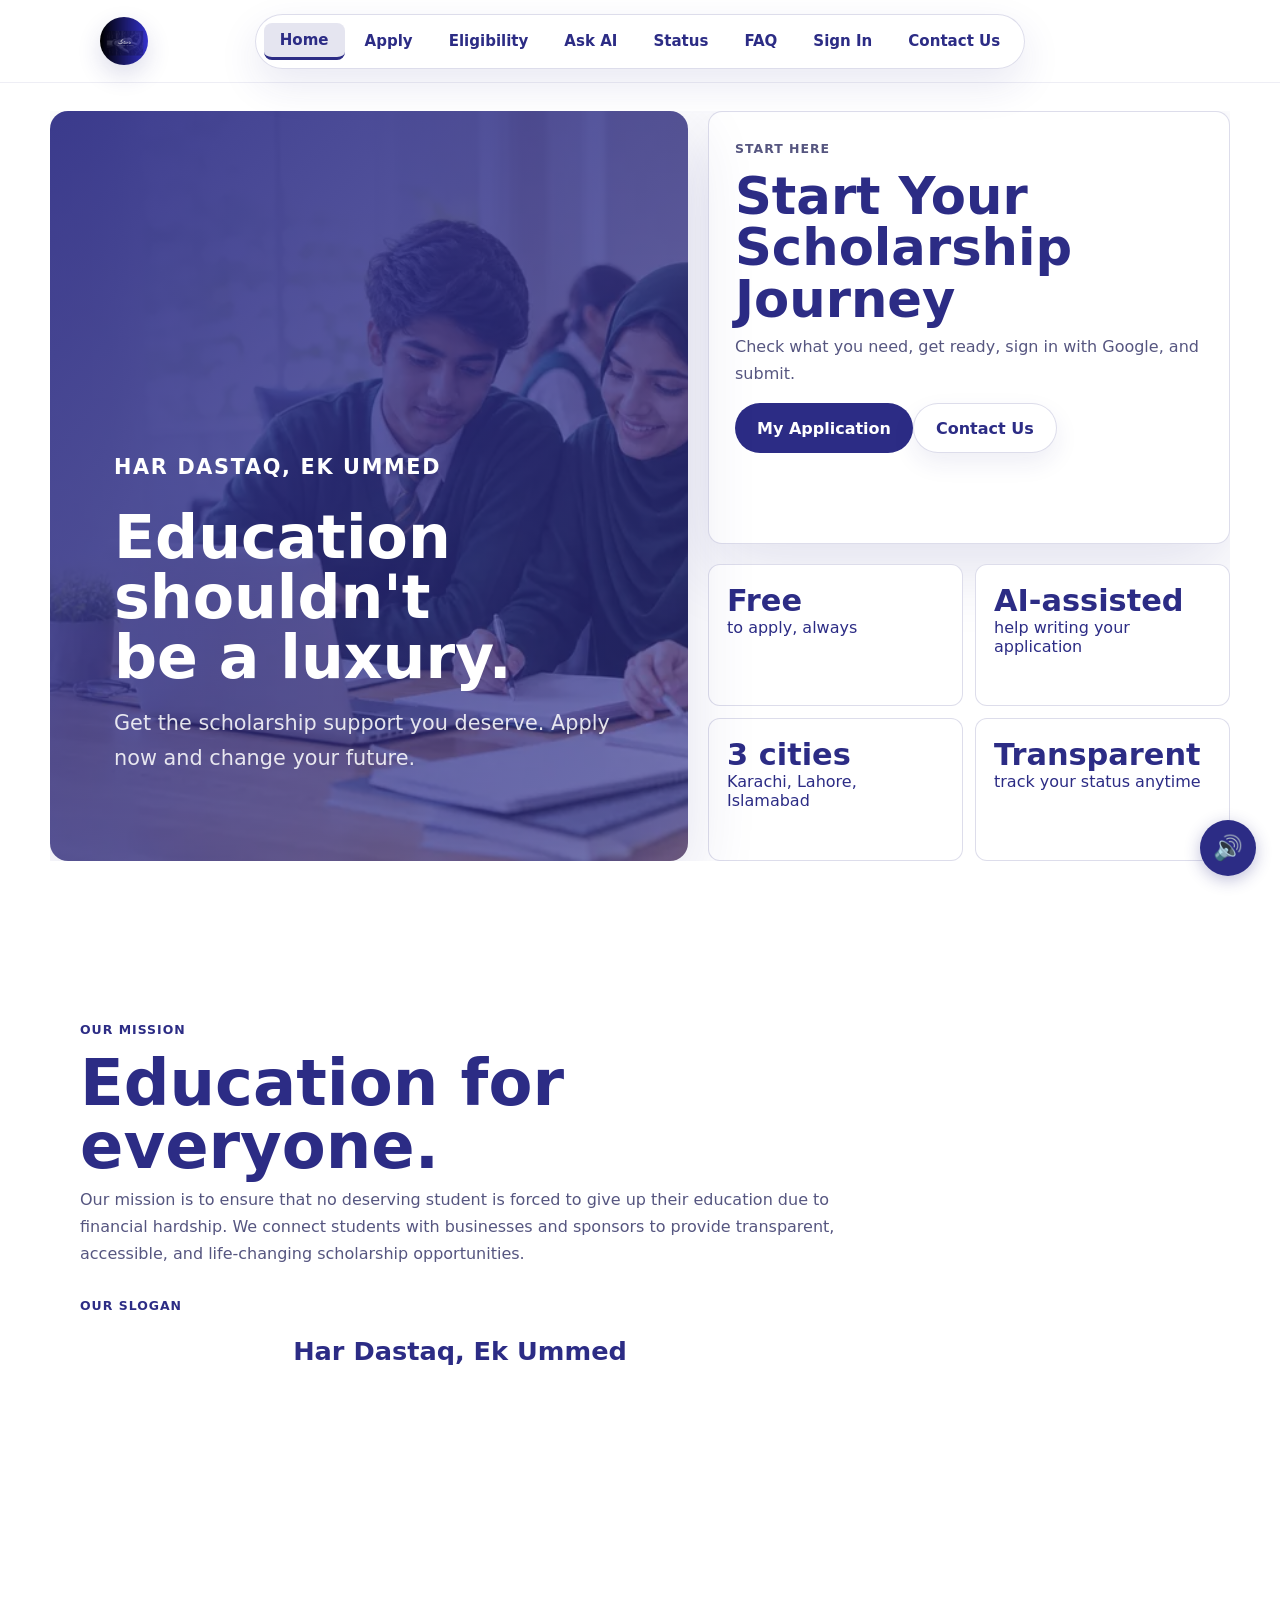
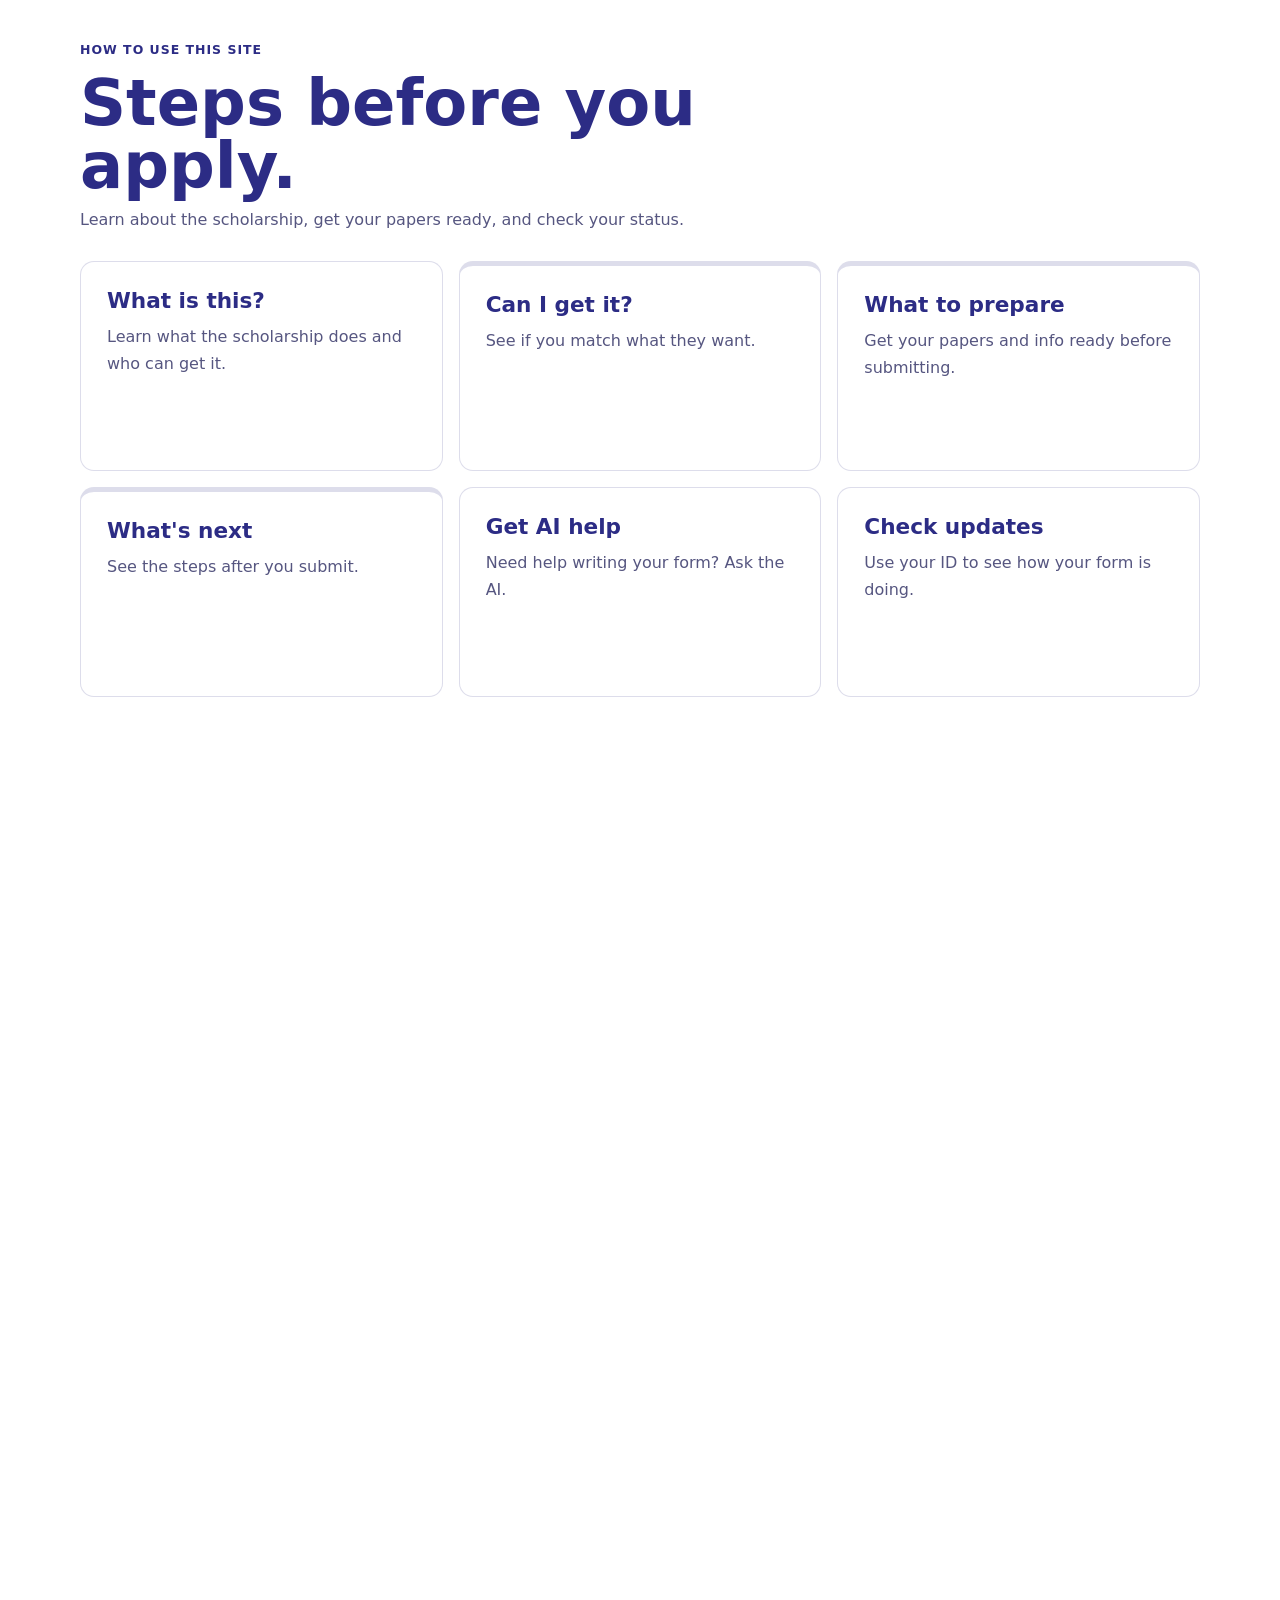
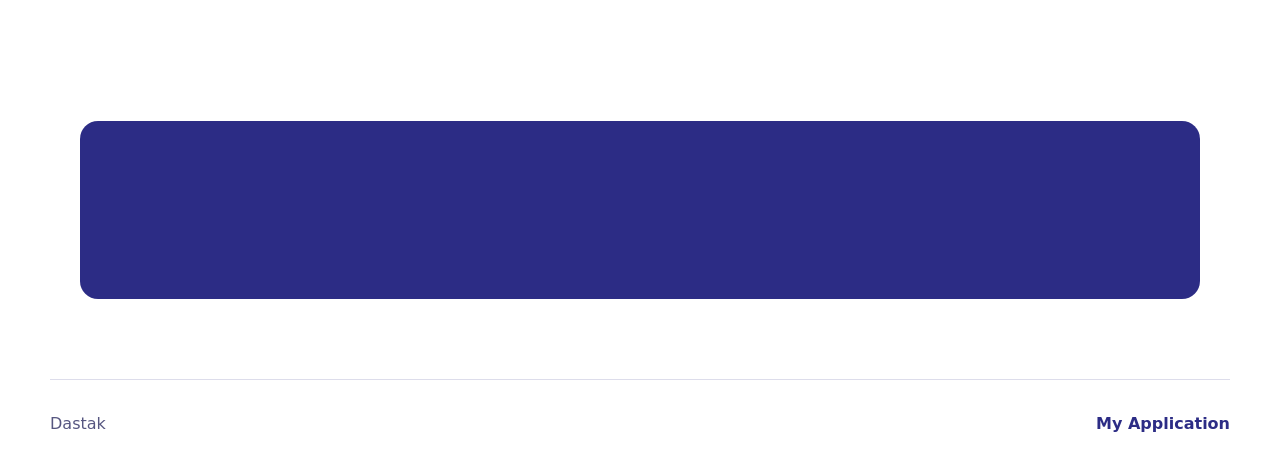
<file: public/index.html>
<!DOCTYPE html>
<html lang="en">
  <head>
    <meta charset="UTF-8" />
    <meta name="viewport" content="width=device-width, initial-scale=1.0" />
    <title>Dastak Scholarship Portal - Education Grants for Pakistani Students</title>
    <meta name="description" content="Apply for education scholarships in Pakistan. Free scholarship opportunities for deserving students. Support for school and university fees in Karachi, Lahore, Islamabad." />
    <meta name="keywords" content="scholarship Pakistan, education grant, student financial aid, Pakistani scholarships, school fees help, university support, Lahore scholarships, Karachi scholarships" />
    <meta name="author" content="Dastak" />
    <meta property="og:title" content="Dastak Scholarship Portal - Help for Deserving Students" />
    <meta property="og:description" content="Get education scholarships and financial support. Apply now for grants covering school and university fees across Pakistan." />
    <meta property="og:type" content="website" />
    <meta property="og:url" content="https://sahulatafamilytrust.pages.dev/" />
    <meta name="twitter:card" content="summary_large_image" />
    <meta name="twitter:title" content="Dastak Scholarship Portal" />
    <meta name="twitter:description" content="Education scholarships for Pakistani students - Apply for financial aid today" />
    <link rel="icon" href="favicon.png" type="image/png" />
    <link rel="manifest" href="manifest.json" />
    <meta name="theme-color" content="#2c2c85" />
    <link rel="apple-touch-icon" href="assets/icons/apple-touch-icon.png" />
    <link rel="canonical" href="https://sahulatafamilytrust.pages.dev/" />
    <link rel="preload" href="assets/css/styles.css" as="style" />
    <link rel="stylesheet" href="assets/css/styles.css" />
    <link rel="preload" href="assets/img/education-hero.webp" as="image" type="image/webp" />
    <link rel="preload" href="assets/img/education-hero.png" as="image" type="image/png" />
    <script type="application/ld+json">
    {
      "@context": "https://schema.org",
      "@type": "EducationalOrganization",
      "name": "Dastak Scholarship Portal",
      "url": "https://sahulatafamilytrust.pages.dev",
      "logo": "https://sahulatafamilytrust.pages.dev/favicon.png",
      "description": "Scholarship opportunities and financial aid for deserving students in Pakistan",
      "areaServed": ["PK"],
      "contactPoint": {
        "@type": "ContactPoint",
        "contactType": "Customer Support",
        "email": "sahulatfamilypk@gmail.com"
      },
      "offers": {
        "@type": "Offer",
        "name": "Education Scholarship",
        "description": "Financial aid for school and university education",
        "priceCurrency": "PKR",
        "price": "0"
      }
    }
    </script>
    <link rel="stylesheet" href="assets/css/index.css?v=1" />
  </head>
  <body>
    <header class="site-header centered-header">
      <nav class="nav-shell centered-nav" aria-label="Main navigation">
        <a class="brand compact-brand logo-only" href="index.html" aria-label="Dastak home"><span class="brand-mark">D</span></a>
        <button class="nav-toggle" type="button" aria-expanded="false" aria-controls="nav-links" aria-label="Toggle navigation menu"><span></span><span></span><span></span></button>
        <div class="nav-links" id="nav-links"><a class="active" href="index.html">Home</a><a href="apply.html">Apply</a><a href="eligibility.html">Eligibility</a><a href="ask-ai.html">Ask AI</a><a href="status.html">Status</a><a href="faq.html">FAQ</a><a href="auth.html">Sign In</a><a href="contact.html">Contact Us</a></div>
      </nav>
    </header>
    <main>
      <section class="hero-wrap">
        <div class="hero-card"><p class="eyebrow">Har Dastaq, Ek Ummed</p><h1>Education shouldn't be a luxury.</h1><p>Get the scholarship support you deserve. Apply now and change your future.</p></div>
        <aside class="hero-side"><div class="surface-card"><p class="eyebrow">Start here</p><h2>Start Your Scholarship Journey</h2><p>Check what you need, get ready, sign in with Google, and submit.</p><div class="button-row"><a class="button" href="apply.html">My Application</a><a class="button secondary" href="contact.html">Contact Us</a></div></div><div class="stat-grid"><div class="stat"><strong>Free</strong><span>to apply, always</span></div><div class="stat"><strong>AI-assisted</strong><span>help writing your application</span></div><div class="stat"><strong>3 cities</strong><span>Karachi, Lahore, Islamabad</span></div><div class="stat"><strong>Transparent</strong><span>track your status anytime</span></div></div></aside>
      </section>
      <section class="soft-band"><div class="section-inner"><div class="section-title"><p class="eyebrow">Our mission</p><h2>Education for everyone.</h2><p>Our mission is to ensure that no deserving student is forced to give up their education due to financial hardship. We connect students with businesses and sponsors to provide transparent, accessible, and life-changing scholarship opportunities.</p><p class="eyebrow" style="margin-top:28px;">Our Slogan</p><p style="font-size:1.6rem;font-weight:800;color:#2c2c85;text-align:center;line-height:1.8;">Har Dastaq, Ek Ummed</p></div></div></section>
      <section class="soft-band"><div class="section-inner"><div class="section-title"><p class="eyebrow">How to use this site</p><h2>Steps before you apply.</h2><p>Learn about the scholarship, get your papers ready, and check your status.</p></div><div class="feature-grid"><a class="feature-card" href="eligibility.html"><h3>What is this?</h3><p>Learn what the scholarship does and who can get it.</p></a><a class="feature-card" href="eligibility.html"><h3>Can I get it?</h3><p>See if you match what they want.</p></a><a class="feature-card" href="apply.html"><h3>What to prepare</h3><p>Get your papers and info ready before submitting.</p></a><a class="feature-card" href="status.html"><h3>What's next</h3><p>See the steps after you submit.</p></a><a class="feature-card" href="ask-ai.html"><h3>Get AI help</h3><p>Need help writing your form? Ask the AI.</p></a><a class="feature-card" href="status.html"><h3>Check updates</h3><p>Use your ID to see how your form is doing.</p></a></div></div></section>
      <section class="universities"><div class="section-title"><p class="eyebrow">Pakistani universities</p><h2>Accessible Pakistani universities.</h2><p>Click each one to see how to apply.</p></div><div class="university-filters"><input type="search" id="university-search" placeholder="Search universities..." aria-label="Search universities" autocomplete="off" /><div class="city-pills" role="group" aria-label="Filter by city"><button type="button" class="city-pill active" data-city="all">All</button><button type="button" class="city-pill" data-city="Karachi">Karachi</button><button type="button" class="city-pill" data-city="Lahore">Lahore</button><button type="button" class="city-pill" data-city="Islamabad">Islamabad</button><button type="button" class="city-pill" data-city="Other">Other</button></div></div><p class="empty-state" id="university-empty" hidden>No universities match your search.</p><div class="university-grid" id="university-grid"><a class="university-card" data-city="Karachi" href="https://admissions.iuk.edu.pk/" target="_blank" rel="noopener"><span>IU</span><h3>Iqra University</h3><p>Karachi-based private university with more accessible admissions and fees, and programs in business, computer science, and social sciences.</p></a><a class="university-card" data-city="Islamabad" href="https://www.aiou.edu.pk/admission-open" target="_blank" rel="noopener"><span>AIOU</span><h3>Allama Iqbal Open University</h3><p>Pakistan's distance-learning university - low-cost, flexible programs for students who can't attend a campus full-time.</p></a><a class="university-card" data-city="Lahore" href="https://www.vu.edu.pk/apply/" target="_blank" rel="noopener"><span>VU</span><h3>Virtual University of Pakistan</h3><p>Fully online, low-cost degree programs open to students anywhere in Pakistan, including those without a nearby campus.</p></a><a class="university-card" data-city="Islamabad" href="https://www.fuuastisb.edu.pk/" target="_blank" rel="noopener"><span>FUUAST</span><h3>Federal Urdu University</h3><p>Public university with affordable fees and programs in arts, sciences, and technology.</p></a><a class="university-card" data-city="Other" href="https://admissions.comsats.edu.pk/" target="_blank" rel="noopener"><span>CUI</span><h3>COMSATS University</h3><p>Public university with campuses across Pakistan, moderate fees, and programs in computing, sciences, and engineering.</p></a><a class="university-card" data-city="Lahore" href="https://admissions.uet.edu.pk/" target="_blank" rel="noopener"><span>UET</span><h3>UET Lahore</h3><p>Public engineering university with government-subsidized fees, known for engineering, technology, architecture, and applied sciences.</p></a><a class="university-card" data-city="Lahore" href="https://www.gcu.edu.pk/" target="_blank" rel="noopener"><span>GCU</span><h3>Government College University</h3><p>Lahore's oldest public university, with affordable fees and programs in liberal arts, sciences, engineering, and business.</p></a><a class="university-card" data-city="Lahore" href="https://www.pu.edu.pk/" target="_blank" rel="noopener"><span>PU</span><h3>Punjab University</h3><p>Lahore's historic public university, low fees, with programs in sciences, arts, commerce, engineering, and law.</p></a><a class="university-card" data-city="Karachi" href="https://www.karachi.edu.pk/default.aspx" target="_blank" rel="noopener"><span>KU</span><h3>University of Karachi</h3><p>Public university with low fees and programs in sciences, arts, engineering, business, and education.</p></a><a class="university-card" data-city="Other" href="https://www.sindh.edu.pk/" target="_blank" rel="noopener"><span>USindh</span><h3>University of Sindh</h3><p>Hyderabad-based public university, low fees, with programs in engineering, sciences, arts, and business.</p></a></div></section>
      <section class="universities"><div class="section-title"><p class="eyebrow">Pakistani colleges</p><h2>Pakistani college options.</h2><p>Click each one to see admissions and apply.</p></div><div class="university-grid"><a class="university-card" data-city="Lahore" href="https://www.fccollege.edu.pk/admissions" target="_blank" rel="noopener"><span>FCC</span><h3>Forman Christian College</h3><p>Lahore college with programs in business, sciences, arts, engineering, and social sciences.</p></a><a class="university-card" data-city="Lahore" href="https://www.kinnaird.edu.pk/" target="_blank" rel="noopener"><span>KLC</span><h3>Kinnaird College</h3><p>Lahore college for women with programs in sciences, social sciences, arts, and economics.</p></a></div></section>
      <section class="universities"><div class="section-title"><p class="eyebrow">Pakistani schools</p><h2>Accessible primary &amp; secondary schools.</h2><p>Low-cost and free school networks for younger students and families.</p></div><div class="university-grid"><a class="university-card" data-city="Karachi" href="https://www.tcf.org.pk/" target="_blank" rel="noopener"><span>TCF</span><h3>The Citizens Foundation</h3><p>The largest network of low-cost private schools in Pakistan, serving underprivileged children in rural areas and urban slums nationwide.</p></a><a class="university-card" data-city="Islamabad" href="https://readfoundation.org/" target="_blank" rel="noopener"><span>RF</span><h3>READ Foundation</h3><p>Free education for orphaned and underprivileged children across Punjab, KP, Islamabad, Gilgit-Baltistan, and Azad Kashmir.</p></a><a class="university-card" data-city="Lahore" href="https://dilpakistan.org/" target="_blank" rel="noopener"><span>DIL</span><h3>Developments in Literacy</h3><p>Low-cost model schools focused on underprivileged children, especially girls, across Sindh, Punjab, KP, and Islamabad.</p></a><a class="university-card" data-city="Lahore" href="https://alkhidmat.org" target="_blank" rel="noopener"><span>AK</span><h3>Al-Khidmat Schools</h3><p>Affordable school network run by Alkhidmat Foundation, with campuses across Pakistan.</p></a><a class="university-card" data-city="Lahore" href="https://www.pef.edu.pk/" target="_blank" rel="noopener"><span>PEF</span><h3>Punjab Education Foundation</h3><p>Government foundation subsidizing low-cost private schools and education vouchers for low-income families across Punjab.</p></a><a class="university-card" data-city="Karachi" href="https://www.sef.org.pk/" target="_blank" rel="noopener"><span>SEF</span><h3>Sindh Education Foundation</h3><p>Adopts and improves government schools across Sindh, serving children in remote and underdeveloped areas.</p></a><a class="university-card" data-city="Karachi" href="https://www.zindagitrust.org/" target="_blank" rel="noopener"><span>ZT</span><h3>Zindagi Trust</h3><p>Transforms government schools in Karachi into model institutions with reformed teaching and facilities.</p></a><a class="university-card" data-city="Lahore" href="https://www.sos.org.pk/" target="_blank" rel="noopener"><span>SOS</span><h3>SOS Children's Villages Pakistan</h3><p>Hermann Gmeiner Schools offering low-fee education for orphaned, abandoned, and underprivileged children.</p></a><a class="university-card" data-city="Islamabad" href="https://www.hdfpk.com/" target="_blank" rel="noopener"><span>HDF</span><h3>Human Development Foundation</h3><p>Builds and runs low-cost schools in rural communities across Pakistan, with a focus on girls' education.</p></a><a class="university-card" data-city="Karachi" href="https://kiranfoundation.org/" target="_blank" rel="noopener"><span>KF</span><h3>Kiran Foundation</h3><p>Free schools for children in Lyari, Karachi, from early childhood through Grade 10.</p></a></div></section>

      <section class="flow"><div class="section-inner"><div class="section-title"><p class="eyebrow">How it works</p><h2>4 simple steps to your scholarship.</h2></div><div class="steps"><div class="step"><span>1</span><div><strong>Apply</strong><p>Fill out the form with your details and submit your application.</p></div></div><div class="step"><span>2</span><div><strong>Verification</strong><p>We review your application and verify your information.</p></div></div><div class="step"><span>3</span><div><strong>Sponsor Matching</strong><p>We connect you with suitable sponsors and businesses.</p></div></div><div class="step"><span>4</span><div><strong>Admission Support</strong><p>We help guide you through university or college admission.</p></div></div></div></div></section>
      <section class="cta-panel"><div><p class="eyebrow">Ready</p><h2>Start now.</h2><p>Make sure you're ready, then fill out the form.</p></div><a class="button light" href="apply.html">Start My Application</a></section>
    </main>
    <footer><p>Dastak</p><a href="apply.html">My Application</a></footer>
    <script async src="assets/js/script.js?v=dastak-rebrand-1"></script>
    <script defer src="assets/js/index.js?v=2"></script>
    <script src="assets/js/read-aloud.js"></script>
  </body>
</html>
</file>
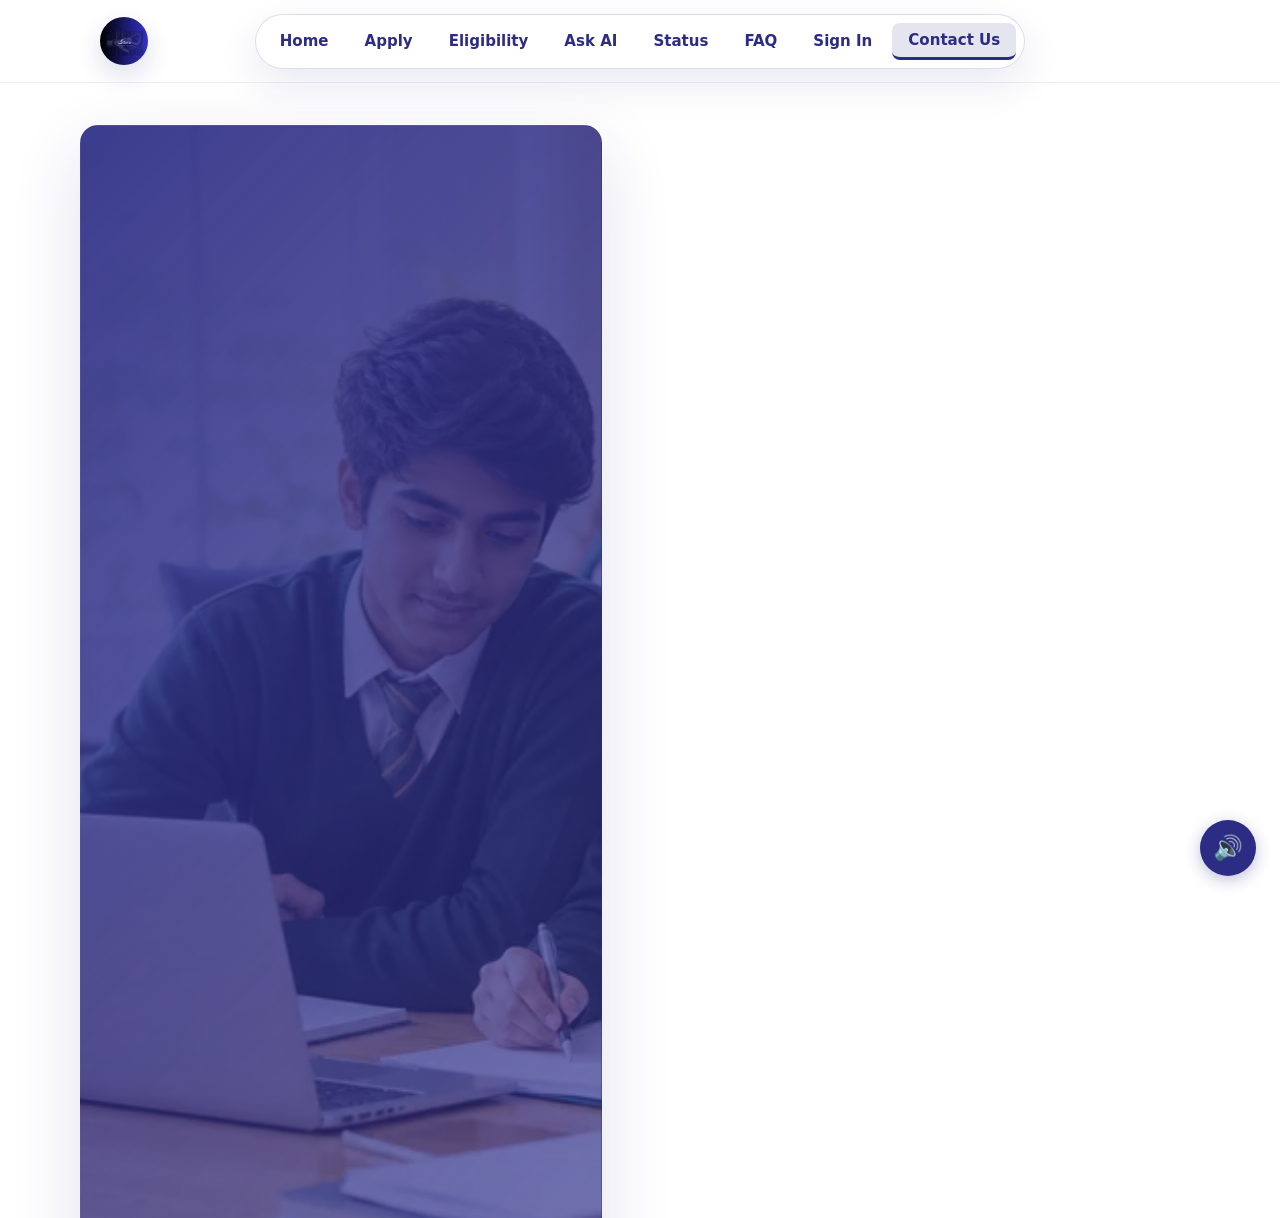
<file: public/contact.html>
<!DOCTYPE html>
<html lang="en">
  <head>
    <meta charset="UTF-8" />
    <meta name="viewport" content="width=device-width, initial-scale=1.0" />
    <title>Contact Us - Dastak Support</title>
    <meta name="description" content="Contact Dastak for scholarship questions and support. Email us about your application, status, or to get help." />
    <meta property="og:title" content="Contact Us - Dastak Scholarship">
    <meta property="og:description" content="Get in touch with Dastak for scholarship support and questions">
    <meta property="og:type" content="website">
    <meta name="twitter:card" content="summary">
    <link rel="icon" href="favicon.png" type="image/png" />
    <link rel="manifest" href="manifest.json" />
    <meta name="theme-color" content="#2c2c85" />
    <link rel="apple-touch-icon" href="assets/icons/apple-touch-icon.png" />
    <link rel="preload" href="assets/css/styles.css" as="style" />
    <link rel="preload" href="assets/img/education-hero.webp" as="image" type="image/webp" />
    <link rel="preload" href="assets/img/education-hero.png" as="image" type="image/png" />
    <link rel="stylesheet" href="assets/css/styles.css" />
    <link rel="stylesheet" href="assets/css/contact.css?v=1" />
  </head>
  <body>
    <header class="site-header centered-header"><nav class="nav-shell centered-nav" aria-label="Main navigation"><a class="brand compact-brand logo-only" href="index.html" aria-label="Dastak home"><span class="brand-mark">D</span></a><button class="nav-toggle" type="button" aria-expanded="false" aria-controls="nav-links" aria-label="Toggle navigation menu"><span></span><span></span><span></span></button><div class="nav-links" id="nav-links"><a href="index.html">Home</a><a href="apply.html">Apply</a><a href="eligibility.html">Eligibility</a><a href="ask-ai.html">Ask AI</a><a href="status.html">Status</a><a href="faq.html">FAQ</a><a href="auth.html">Sign In</a><a class="active" href="contact.html">Contact Us</a></div></nav></header>
    <main class="contact-shell">
      <section class="contact-hero"><p class="eyebrow">Contact</p><h1>Have questions?</h1><p>Email us using the same Google email you used to apply. This helps us find your form.</p></section>
      <section class="contact-panel"><div class="contact-card"><p class="eyebrow">Get in touch</p><h2>Contact us.</h2><p>Ask about your form, fixes, status, or account problems.</p><a class="email-link" target="_blank" rel="noopener" href="https://mail.google.com/mail/?view=cm&fs=1&to=successscholarships2026@gmail.com&su=Dastak%20Scholarship%20Question">successscholarships2026@gmail.com</a><a class="phone-link" target="_blank" rel="noopener" href="https://wa.me/923112577770">💬 WhatsApp: 0311-2577770</a><div class="button-row"><a class="button" href="apply.html">Open My Application</a><a class="button secondary" href="status.html">Check Status</a></div></div><div class="info-grid"><article class="feature-card"><strong>What to write</strong><p>Your full name, Google email, city, your ID, and your question.</p></article><article class="feature-card"><strong>Cities we help</strong><p>Karachi, Lahore, and Islamabad.</p></article><article class="feature-card"><strong>Before emailing</strong><p>Check your form page and status page first. You might find your answer there.</p></article><article class="feature-card"><strong>How to apply</strong><p>Use this website. Sign in with Google.</p></article></div></section>
    </main>
    <footer><p>Dastak</p><a href="apply.html">My Application</a></footer><script src="assets/js/script.js?v=dastak-rebrand-1"></script>
    <script src="assets/js/read-aloud.js"></script>
  </body>
</html>
</file>
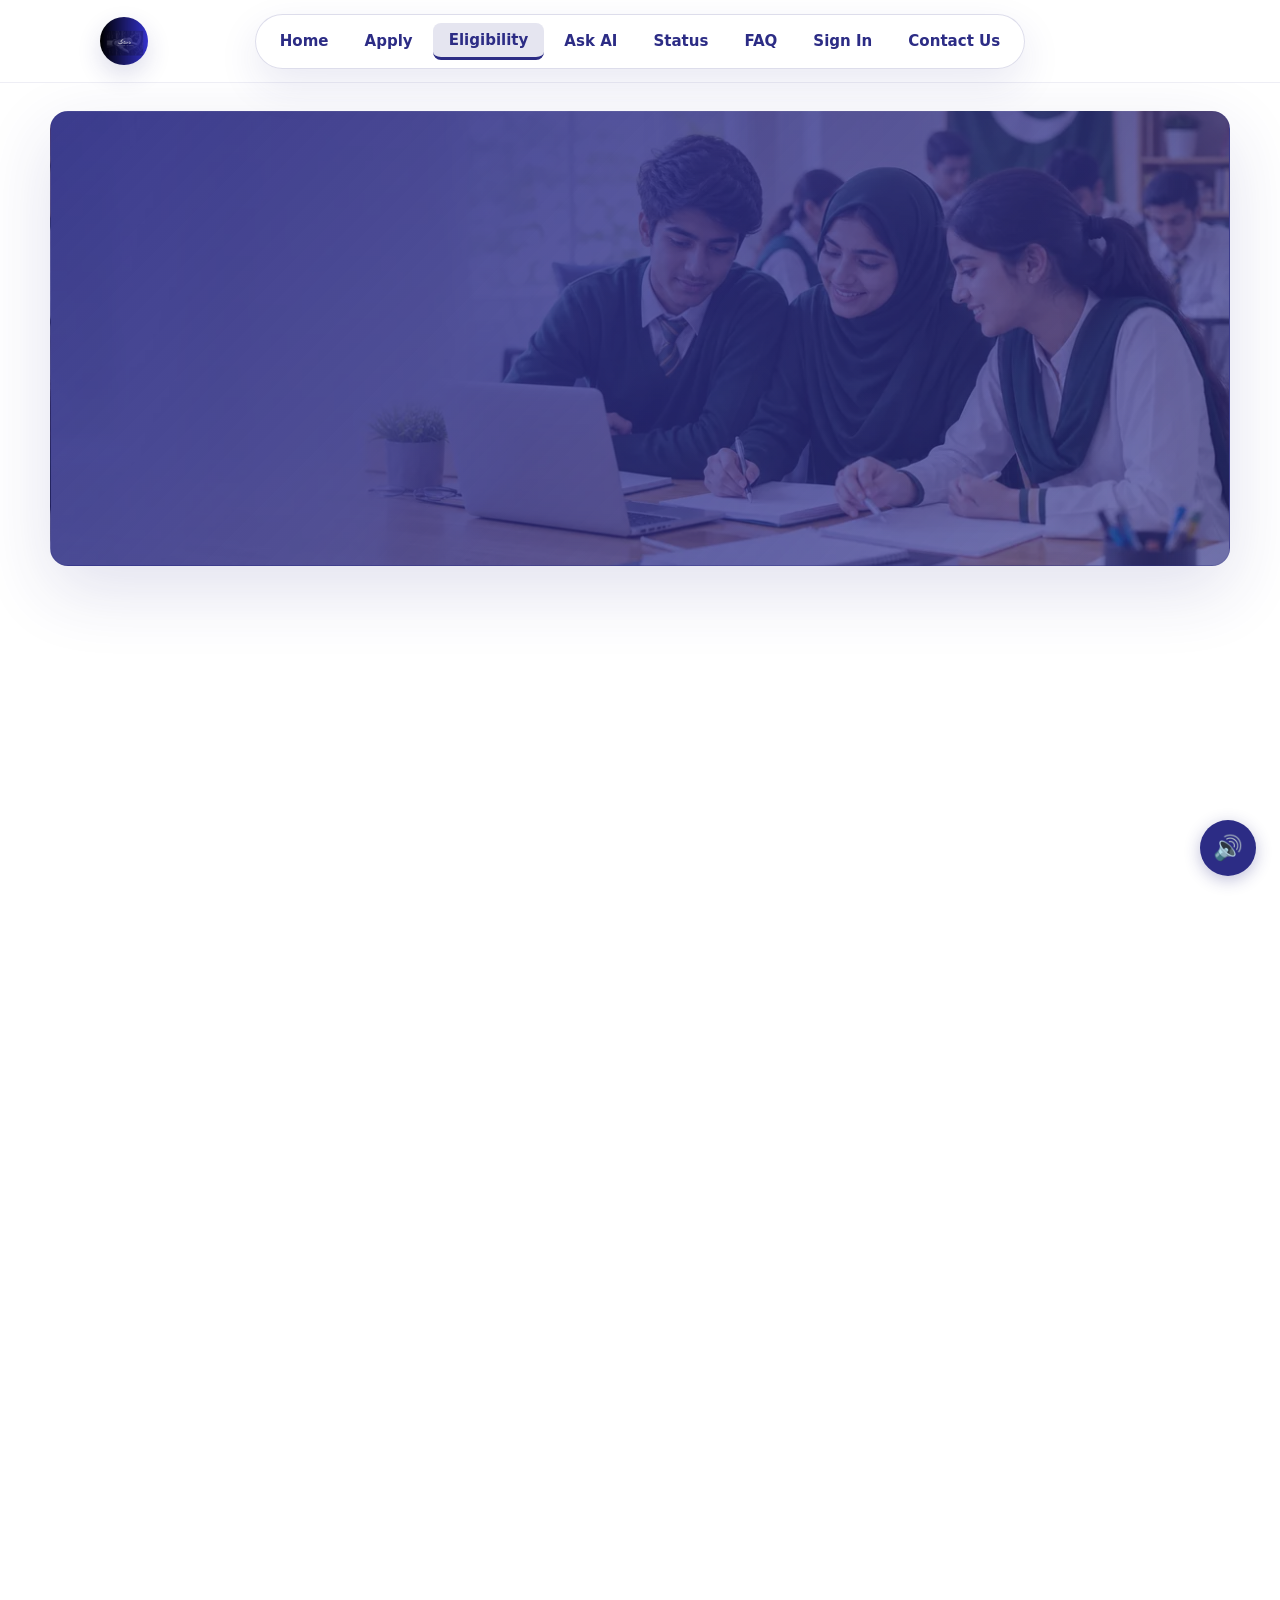
<file: public/eligibility.html>
<!DOCTYPE html>
<html lang="en">
  <head>
    <meta charset="UTF-8" />
    <meta name="viewport" content="width=device-width, initial-scale=1.0" />
    <title>Scholarship Eligibility Criteria - Dastak</title>
    <meta name="description" content="Learn about Dastak scholarship eligibility criteria including income limits, family size, and required documents for Pakistani students." />
    <meta property="og:title" content="Eligibility Criteria - Dastak Scholarship">
    <meta property="og:description" content="Check if you qualify for Dastak scholarships">
    <meta property="og:type" content="website">
    <meta name="twitter:card" content="summary">
    <link rel="icon" href="favicon.png" type="image/png" />
    <link rel="manifest" href="manifest.json" />
    <meta name="theme-color" content="#2c2c85" />
    <link rel="apple-touch-icon" href="assets/icons/apple-touch-icon.png" />
    <link rel="preload" href="assets/css/styles.css" as="style" />
    <link rel="preload" href="assets/img/education-hero.webp" as="image" type="image/webp" />
    <link rel="preload" href="assets/img/education-hero.png" as="image" type="image/png" />
    <link rel="stylesheet" href="assets/css/styles.css" />
    <link rel="stylesheet" href="assets/css/eligibility.css?v=1" />
  </head>
  <body>
    <header class="site-header centered-header"><nav class="nav-shell centered-nav" aria-label="Main navigation"><a class="brand compact-brand logo-only" href="index.html" aria-label="Dastak home"><span class="brand-mark">D</span></a><button class="nav-toggle" type="button" aria-expanded="false" aria-controls="nav-links" aria-label="Toggle navigation menu"><span></span><span></span><span></span></button><div class="nav-links" id="nav-links"><a href="index.html">Home</a><a href="apply.html">Apply</a><a class="active" href="eligibility.html">Eligibility</a><a href="ask-ai.html">Ask AI</a><a href="status.html">Status</a><a href="faq.html">FAQ</a><a href="auth.html">Sign In</a><a href="contact.html">Contact Us</a></div></nav></header>
    <main class="eligibility-shell">
      <section class="eligibility-hero"><p class="eyebrow">Can I apply?</p><h1>How we choose students.</h1><p>We consider your family's income, family size, school costs, and academic effort. Income matters most, but we also weigh several other factors.</p></section>
      <section class="summary-grid"><article class="criteria-card"><strong>40%</strong><h2>Family income</h2><p>How much your family earns each month.</p></article><article class="criteria-card"><strong>15%</strong><h2>Family size</h2><p>A larger family can mean greater financial need.</p></article><article class="criteria-card"><strong>15%</strong><h2>School costs</h2><p>Tuition, exam fees, transport, books, uniforms, and internet access.</p></article><article class="criteria-card"><strong>15%</strong><h2>Family hardship</h2><p>Extra consideration for hardships such as losing a parent, a serious illness or disability in the family, or loss from a natural disaster.</p></article><article class="criteria-card"><strong>10%</strong><h2>Parent's work</h2><p>An unstable job, daily-wage work, or unemployment.</p></article><article class="criteria-card"><strong>5%</strong><h2>School work</h2><p>Regular attendance and good academic effort.</p></article></section>
      <section class="wide-section"><article class="income-card"><p class="eyebrow">Income levels</p><h2>Household income guide</h2><ul class="income-list"><li><strong>Under PKR 45,000:</strong> highest priority</li><li><strong>PKR 45,001-60,000:</strong> high priority</li><li><strong>PKR 60,001-80,000:</strong> some priority</li><li><strong>PKR 80,001-100,000:</strong> small chance</li><li><strong>Over PKR 100,000:</strong> usually not eligible, unless there is serious hardship</li></ul></article><article class="docs-card"><p class="eyebrow">Papers needed</p><h2>What to email us</h2><p>After you submit your application, email your documents as PDF files to <a href="https://mail.google.com/mail/?view=cm&fs=1&to=successscholarships2026@gmail.com&su=Dastak%20Documents%20-%20Application%20ID" target="_blank" rel="noopener">successscholarships2026@gmail.com</a>, with your Application ID in the subject line so we can match them to your file.</p><ul class="doc-list"><li>CNIC or B-Form and Family Registration Certificate</li><li>Income certificate, salary slip, and utility bill</li><li>Admission letter, fee challan, and attendance record</li><li>Teacher recommendation letter</li><li>Disability certificate, death certificate, or BISP/Zakat registration if needed</li></ul><div class="button-row"><a class="button secondary" href="https://mail.google.com/mail/?view=cm&fs=1&to=successscholarships2026@gmail.com&su=Dastak%20Documents%20-%20Application%20ID" target="_blank" rel="noopener">Email PDFs after applying</a></div></article></section>
      <section class="note-band"><p class="eyebrow">Fair choice</p><h2>Everyone is treated the same way.</h2><p>We apply the same rules to every applicant, with additional support for families facing serious difficulties.</p><div class="button-row"><a class="button light" href="apply.html">Apply</a><a class="button secondary" href="ask-ai.html">Ask AI</a></div></section>
    </main>
    <footer><p>Dastak</p><a href="contact.html">Contact Us</a></footer>
    <script src="assets/js/script.js?v=dastak-rebrand-1"></script>
    <script src="assets/js/read-aloud.js"></script>
  </body>
</html>
</file>
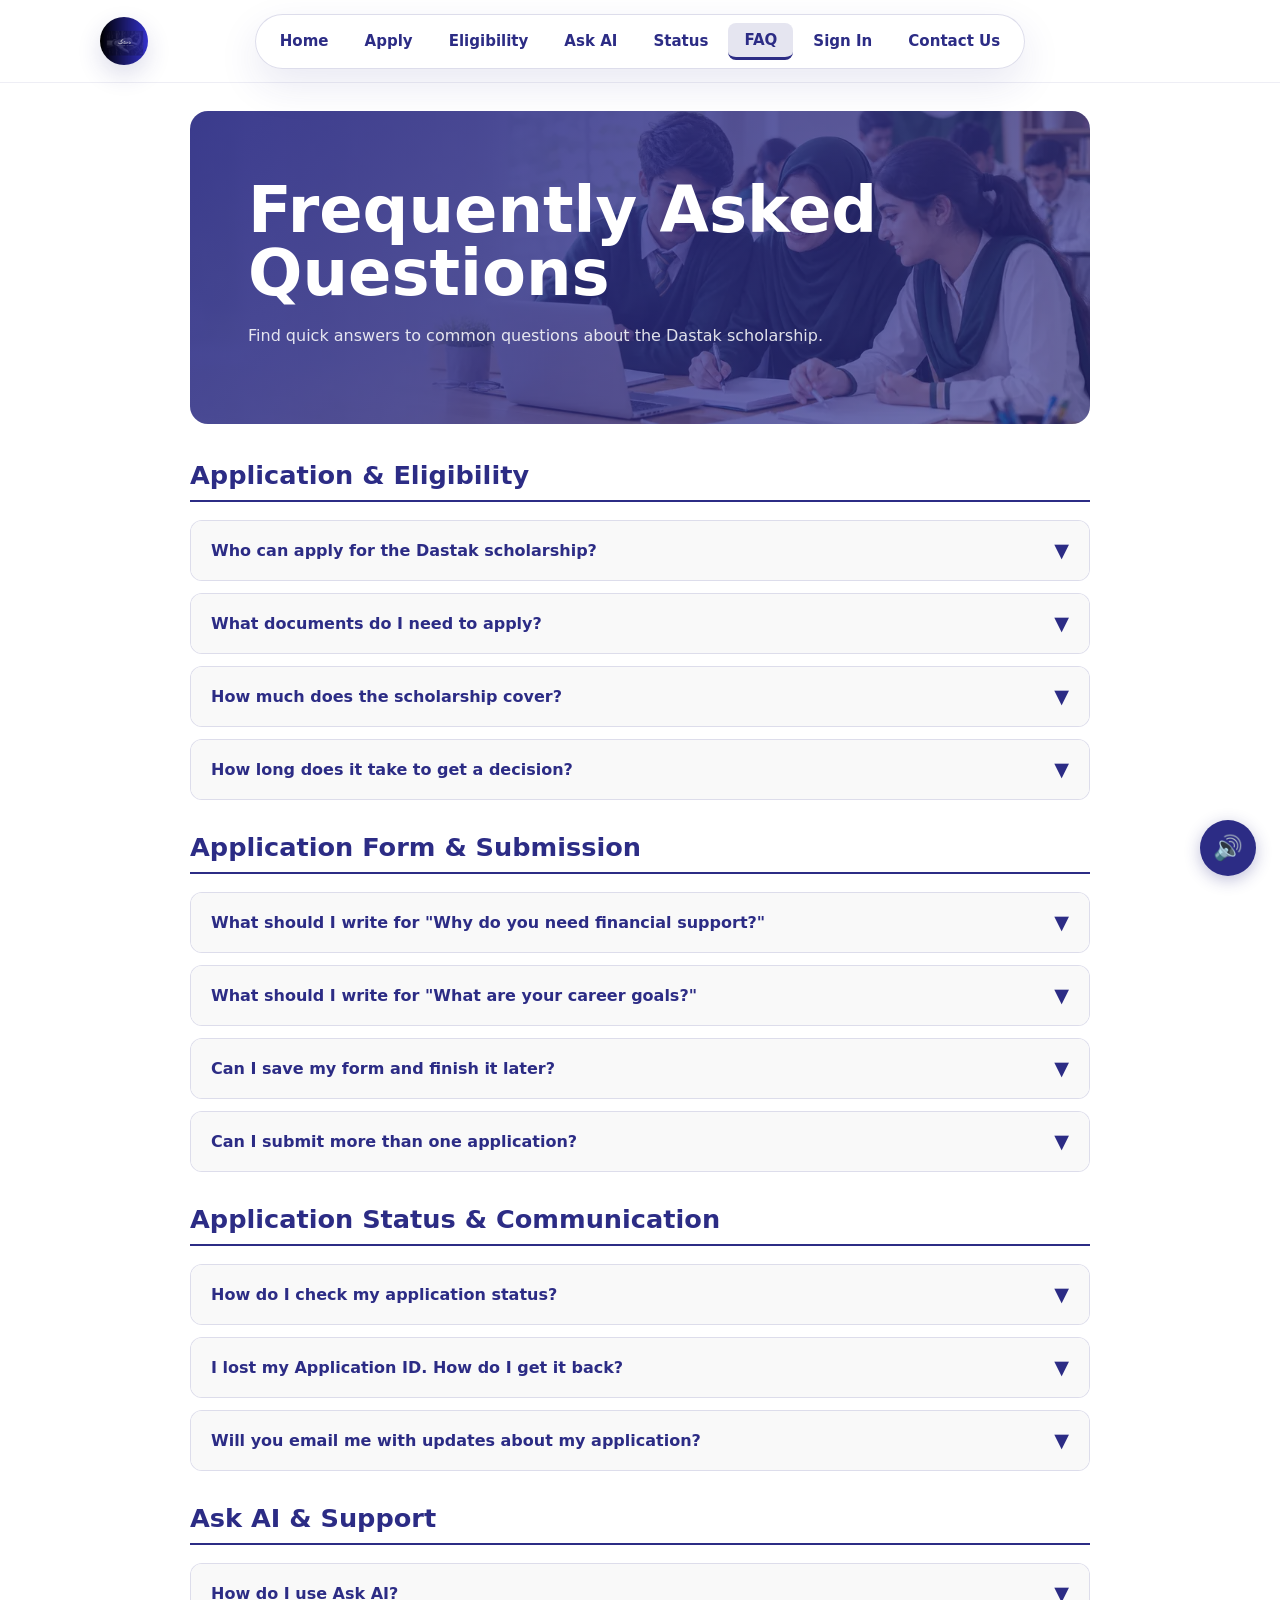
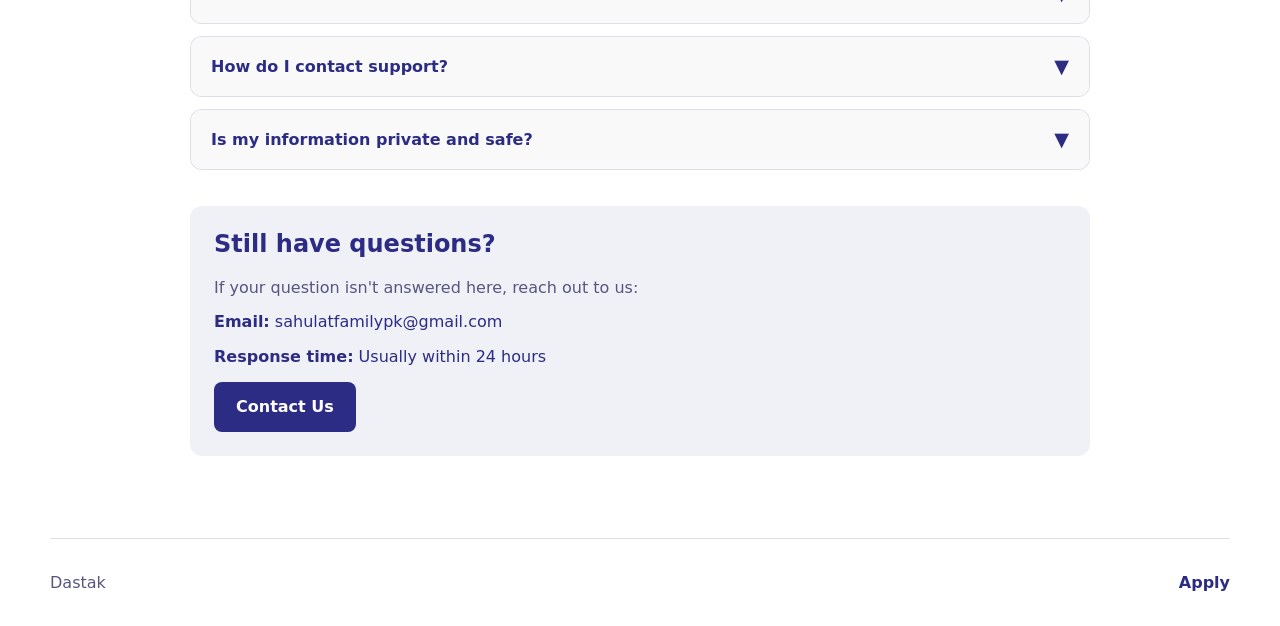
<file: public/faq.html>
<!DOCTYPE html>
<html lang="en">
<head>
  <meta charset="UTF-8" />
  <meta name="viewport" content="width=device-width, initial-scale=1.0" />
  <title>FAQ - Dastak Scholarship</title>
  <meta name="description" content="Frequently asked questions about Dastak scholarship application, eligibility, status checks, and support." />
  <meta property="og:title" content="FAQ - Dastak Scholarship">
  <meta property="og:description" content="Answers to common scholarship questions">
  <meta property="og:type" content="website">
  <meta name="twitter:card" content="summary">
  <link rel="icon" href="favicon.png" type="image/png" />
  <link rel="manifest" href="manifest.json" />
  <meta name="theme-color" content="#2c2c85" />
  <link rel="apple-touch-icon" href="assets/icons/apple-touch-icon.png" />
  <link rel="preload" href="assets/css/styles.css" as="style" />
  <link rel="stylesheet" href="assets/css/styles.css" />
  <link rel="stylesheet" href="assets/css/faq.css?v=1" />
</head>
<body>
  <header class="site-header centered-header">
    <nav class="nav-shell centered-nav" aria-label="Main navigation">
      <a class="brand compact-brand logo-only" href="index.html" aria-label="Dastak home"><span class="brand-mark">D</span></a>
      <button class="nav-toggle" type="button" aria-expanded="false" aria-controls="nav-links" aria-label="Toggle navigation menu"><span></span><span></span><span></span></button>
      <div class="nav-links" id="nav-links"><a href="index.html">Home</a><a href="apply.html">Apply</a><a href="eligibility.html">Eligibility</a><a href="ask-ai.html">Ask AI</a><a href="status.html">Status</a><a class="active" href="faq.html">FAQ</a><a href="auth.html">Sign In</a><a href="contact.html">Contact Us</a></div>
    </nav>
  </header>

  <main class="faq-shell">
    <section class="faq-hero">
      <h1>Frequently Asked Questions</h1>
      <p>Find quick answers to common questions about the Dastak scholarship.</p>
    </section>

    <section class="faq-section">
      <h2>Application & Eligibility</h2>

      <div class="faq-item">
        <div class="faq-question" onclick="this.nextElementSibling.classList.toggle('open');this.classList.toggle('open')">
          <span>Who can apply for the Dastak scholarship?</span>
          <span class="faq-icon">▼</span>
        </div>
        <div class="faq-answer">
          <p>Pakistani students with financial need can apply. You must:</p>
          <ul>
            <li>Be in school, college, or university</li>
            <li>Have demonstrated financial hardship</li>
            <li>Be ready to commit to your education</li>
            <li>Have valid documents (CNIC/B-Form, school admission letter, income certificate)</li>
          </ul>
        </div>
      </div>

      <div class="faq-item">
        <div class="faq-question" onclick="this.nextElementSibling.classList.toggle('open');this.classList.toggle('open')">
          <span>What documents do I need to apply?</span>
          <span class="faq-icon">▼</span>
        </div>
        <div class="faq-answer">
          <p>Prepare these documents before applying:</p>
          <ul>
            <li>Your CNIC or B-Form (birth certificate)</li>
            <li>School or college admission letter</li>
            <li>Income certificate (from local government office)</li>
            <li>Guardian's CNIC (parent or guardian)</li>
            <li>Recent school transcript or grades</li>
          </ul>
          <p>If you don't have all documents when applying, you can submit them later.</p>
        </div>
      </div>

      <div class="faq-item">
        <div class="faq-question" onclick="this.nextElementSibling.classList.toggle('open');this.classList.toggle('open')">
          <span>How much does the scholarship cover?</span>
          <span class="faq-icon">▼</span>
        </div>
        <div class="faq-answer">
          <p>The scholarship amount varies based on:</p>
          <ul>
            <li>Your financial need (family income)</li>
            <li>Your grades and academic performance</li>
            <li>Available funding from sponsors</li>
            <li>Type of school (government vs. private)</li>
          </ul>
          <p>Scholarships typically cover partial to full tuition fees. You'll be informed of the exact amount after approval.</p>
        </div>
      </div>

      <div class="faq-item">
        <div class="faq-question" onclick="this.nextElementSibling.classList.toggle('open');this.classList.toggle('open')">
          <span>How long does it take to get a decision?</span>
          <span class="faq-icon">▼</span>
        </div>
        <div class="faq-answer">
          <p>The review process typically takes <strong>2-4 weeks</strong>, including:</p>
          <ul>
            <li>1 week: Initial application review</li>
            <li>1 week: Document verification</li>
            <li>1-2 weeks: Sponsor matching</li>
          </ul>
          <p>You can check your status anytime using your Application ID on the Status page. We'll also email you with updates.</p>
        </div>
      </div>
    </section>

    <section class="faq-section">
      <h2>Application Form & Submission</h2>

      <div class="faq-item">
        <div class="faq-question" onclick="this.nextElementSibling.classList.toggle('open');this.classList.toggle('open')">
          <span>What should I write for "Why do you need financial support?"</span>
          <span class="faq-icon">▼</span>
        </div>
        <div class="faq-answer">
          <p>Be honest and specific. Explain:</p>
          <ul>
            <li>Your family's financial situation (income, expenses)</li>
            <li>Why school fees are difficult for your family</li>
            <li>What education means to you</li>
            <li>How the scholarship would help you continue studying</li>
          </ul>
          <p>Example: "My father is a laborer earning PKR 20,000/month. My school fees are PKR 8,000/month, leaving little for food and transport. This scholarship would let me stay in school and graduate."</p>
          <p>Tip: Use Ask AI to get help writing this section better.</p>
        </div>
      </div>

      <div class="faq-item">
        <div class="faq-question" onclick="this.nextElementSibling.classList.toggle('open');this.classList.toggle('open')">
          <span>What should I write for "What are your career goals?"</span>
          <span class="faq-icon">▼</span>
        </div>
        <div class="faq-answer">
          <p>Share your dreams and future plans:</p>
          <ul>
            <li>What do you want to study or become?</li>
            <li>Why is this important to you?</li>
            <li>How will education help your family?</li>
            <li>What challenges will you overcome?</li>
          </ul>
          <p>Example: "I want to become an engineer. My family has never had someone go to university. I will work hard to graduate and get a job that supports them."</p>
        </div>
      </div>

      <div class="faq-item">
        <div class="faq-question" onclick="this.nextElementSibling.classList.toggle('open');this.classList.toggle('open')">
          <span>Can I save my form and finish it later?</span>
          <span class="faq-icon">▼</span>
        </div>
        <div class="faq-answer">
          <p><strong>Yes!</strong> Your form automatically saves as you type. If you close the browser and come back:</p>
          <ul>
            <li>Sign in with the same Google account</li>
            <li>Go to Apply page</li>
            <li>Your saved form data will appear</li>
          </ul>
          <p>Note: Saved forms are stored in your browser. Use the same computer and browser to see your saved data.</p>
        </div>
      </div>

      <div class="faq-item">
        <div class="faq-question" onclick="this.nextElementSibling.classList.toggle('open');this.classList.toggle('open')">
          <span>Can I submit more than one application?</span>
          <span class="faq-icon">▼</span>
        </div>
        <div class="faq-answer">
          <p>You can submit a new application, but:</p>
          <ul>
            <li>The system will warn you that you already submitted</li>
            <li>Your old application will be replaced</li>
            <li>Only your latest application will be reviewed</li>
          </ul>
          <p>If you need to update your application, use the same account and submit a new form with corrected information.</p>
        </div>
      </div>
    </section>

    <section class="faq-section">
      <h2>Application Status & Communication</h2>

      <div class="faq-item">
        <div class="faq-question" onclick="this.nextElementSibling.classList.toggle('open');this.classList.toggle('open')">
          <span>How do I check my application status?</span>
          <span class="faq-icon">▼</span>
        </div>
        <div class="faq-answer">
          <p>Use the Status page:</p>
          <ul>
            <li>Go to the Status page</li>
            <li>Enter your Application ID (starts with SF2026 or SC2026)</li>
            <li>See real-time updates</li>
            <li>You can print or save your status</li>
          </ul>
          <p>You should have received your Application ID in the confirmation email after applying.</p>
        </div>
      </div>

      <div class="faq-item">
        <div class="faq-question" onclick="this.nextElementSibling.classList.toggle('open');this.classList.toggle('open')">
          <span>I lost my Application ID. How do I get it back?</span>
          <span class="faq-icon">▼</span>
        </div>
        <div class="faq-answer">
          <p>You have two options:</p>
          <ul>
            <li><strong>Check your email:</strong> Search for "Application Received" or "Dastak" in your email inbox (check spam folder too)</li>
            <li><strong>Use the Status page:</strong> Go to Status, enter a wrong ID, and use the "Send me my Application ID" form to resend it to your email</li>
            <li><strong>Contact us:</strong> Email sahulatfamilypk@gmail.com with your full name and the email you used to apply</li>
          </ul>
        </div>
      </div>

      <div class="faq-item">
        <div class="faq-question" onclick="this.nextElementSibling.classList.toggle('open');this.classList.toggle('open')">
          <span>Will you email me with updates about my application?</span>
          <span class="faq-icon">▼</span>
        </div>
        <div class="faq-answer">
          <p>Yes! We'll email you:</p>
          <ul>
            <li><strong>Confirmation email:</strong> Right after you submit (with your Application ID)</li>
            <li><strong>Status updates:</strong> When we review your application or need more documents</li>
            <li><strong>Final decision:</strong> Whether approved, rejected, or pending</li>
            <li><strong>Auto-reply:</strong> Immediate auto-reply if you email us with questions</li>
          </ul>
          <p>Check your email regularly, including spam folder. Make sure we have the correct email address when you apply.</p>
        </div>
      </div>
    </section>

    <section class="faq-section">
      <h2>Ask AI & Support</h2>

      <div class="faq-item">
        <div class="faq-question" onclick="this.nextElementSibling.classList.toggle('open');this.classList.toggle('open')">
          <span>How do I use Ask AI?</span>
          <span class="faq-icon">▼</span>
        </div>
        <div class="faq-answer">
          <p>Ask AI can help with your application:</p>
          <ul>
            <li>Sign in to your account</li>
            <li>Go to Ask AI page</li>
            <li>Type your question (e.g., "How do I write my need statement?")</li>
            <li>AI will suggest answers to help you</li>
          </ul>
          <p>You get <strong>150 free messages per day</strong>. AI can help with form writing, eligibility questions, and general advice.</p>
        </div>
      </div>

      <div class="faq-item">
        <div class="faq-question" onclick="this.nextElementSibling.classList.toggle('open');this.classList.toggle('open')">
          <span>How do I contact support?</span>
          <span class="faq-icon">▼</span>
        </div>
        <div class="faq-answer">
          <p>You can reach us through:</p>
          <ul>
            <li><strong>Email:</strong> sahulatfamilypk@gmail.com (we reply within 24 hours)</li>
            <li><strong>Contact form:</strong> Go to Contact Us page and send a message</li>
            <li><strong>Status page:</strong> Use the contact link on your status result</li>
          </ul>
          <p>When emailing, include your Application ID to help us assist you faster.</p>
        </div>
      </div>

      <div class="faq-item">
        <div class="faq-question" onclick="this.nextElementSibling.classList.toggle('open');this.classList.toggle('open')">
          <span>Is my information private and safe?</span>
          <span class="faq-icon">▼</span>
        </div>
        <div class="faq-answer">
          <p>Yes. We protect your privacy:</p>
          <ul>
            <li>Your data is stored securely in Firestore</li>
            <li>Ask AI chats stay in your browser (we don't save them)</li>
            <li>We never share your info with third parties</li>
            <li>You can contact us to delete your data anytime</li>
          </ul>
          <p>See our Privacy Policy for more details.</p>
        </div>
      </div>
    </section>

    <section style="background:#f0f0f7;padding:24px;border-radius:12px;margin-top:36px;">
      <h2 style="margin-top:0;color:#2c2c85;">Still have questions?</h2>
      <p style="color:var(--muted);margin-bottom:15px;">If your question isn't answered here, reach out to us:</p>
      <p><strong>Email:</strong> sahulatfamilypk@gmail.com</p>
      <p><strong>Response time:</strong> Usually within 24 hours</p>
      <a class="button" href="contact.html">Contact Us</a>
    </section>
  </main>

  <footer><p>Dastak</p><a href="apply.html">Apply</a></footer>
  <script src="assets/js/script.js?v=dastak-rebrand-1"></script>
    <script src="assets/js/read-aloud.js"></script>
  </body>
</html>
</file>
<file: public/assets/css/styles.css>
:root {
  --ink: #2c2c85;
  --muted: #565680;
  --green: #2c2c85;
  --green-2: #4545a3;
  --rose: #2c2c85;
  --rose-dark: #2c2c85;
  --blush: #ffffff;
  --cream: #ffffff;
  --paper: #ffffff;
  --card: #ffffff;
  --line: rgba(44,44,133,0.14);
  --gold: #2c2c85;
  --sky: #2c2c85;
  --shadow: 0 24px 70px rgba(44, 44, 133, 0.14);
  --soft-shadow: 0 16px 40px rgba(44, 44, 133, 0.1);
}

* {
  box-sizing: border-box;
}

html {
  scroll-behavior: smooth;
}

body {
  margin: 0;
  font-family: system-ui, -apple-system, BlinkMacSystemFont, "Segoe UI", sans-serif;
  color: var(--ink);
  background:
    linear-gradient(180deg, rgba(44, 44, 133, 0.04), transparent 380px),
    var(--cream);
}

body.nav-open {
  overflow: hidden;
}

a {
  color: inherit;
  text-decoration: none;
}

button,
input,
select,
textarea {
  font: inherit;
}

.site-header {
  position: sticky;
  top: 0;
  z-index: 20;
  background: rgba(255, 255, 255, 0.9);
  backdrop-filter: blur(20px);
  border-bottom: 1px solid rgba(44, 44, 133, 0.11);
}

.nav-shell {
  width: min(1180px, calc(100% - 32px));
  min-height: 76px;
  margin: 0 auto;
  display: flex;
  align-items: center;
  justify-content: space-between;
  gap: 24px;
}

.brand {
  display: inline-flex;
  align-items: center;
  gap: 12px;
}

.brand-mark {
  width: 48px;
  height: 48px;
  display: grid;
  place-items: center;
  border-radius: 8px;
  background: var(--green);
  color: #fff;
  font-weight: 900;
  box-shadow: 0 10px 24px rgba(44, 44, 133, 0.22);
}

.brand strong,
.brand small {
  display: block;
}

.brand small {
  color: var(--muted);
  margin-top: 2px;
}

.nav-links {
  display: flex;
  align-items: center;
  gap: 6px;
}

.nav-links a {
  padding: 10px 13px;
  border-radius: 8px;
  color: var(--muted);
  font-weight: 700;
  font-size: 0.94rem;
}

.nav-links a:hover,
.nav-links a.active {
  color: var(--green);
  background: rgba(44, 44, 133, 0.12);
}

.nav-toggle {
  display: none;
  width: 44px;
  height: 44px;
  border: 1px solid var(--line);
  border-radius: 8px;
  background: var(--paper);
  padding: 10px;
}

.nav-toggle span {
  display: block;
  height: 2px;
  background: var(--green);
  margin: 5px 0;
}

.hero {
  position: relative;
  min-height: min(780px, calc(100vh - 76px));
  display: grid;
  grid-template-columns: minmax(300px, 0.95fr) minmax(360px, 1.05fr);
  gap: 44px;
  align-items: center;
  width: min(1180px, calc(100% - 32px));
  margin: 0 auto;
  padding: 52px 0 80px;
}

.hero::after {
  content: "";
  position: absolute;
  bottom: 22px;
  left: 0;
  width: 100%;
  height: 1px;
  background: linear-gradient(90deg, transparent, rgba(44, 44, 133, 0.25), transparent);
}

.hero-copy {
  position: relative;
  z-index: 2;
  grid-column: 1;
  grid-row: 1;
}

.hero-art {
  grid-column: 2;
  grid-row: 1;
}

.eyebrow {
  margin: 0 0 12px;
  color: var(--rose-dark);
  text-transform: uppercase;
  letter-spacing: 0.08em;
  font-weight: 900;
  font-size: 0.82rem;
}

h1,
h2,
h3,
p {
  margin-top: 0;
}

h1 {
  max-width: 780px;
  font-size: clamp(2.45rem, 5.4vw, 5rem);
  line-height: 1;
  letter-spacing: 0;
  margin-bottom: 24px;
}

.hero-copy > p:not(.eyebrow) {
  max-width: 640px;
  color: var(--muted);
  font-size: 1.15rem;
  line-height: 1.75;
}

.hero-actions {
  display: flex;
  flex-wrap: wrap;
  gap: 12px;
  margin: 34px 0;
}

.button {
  border: 0;
  border-radius: 8px;
  min-height: 50px;
  padding: 14px 22px;
  display: inline-flex;
  align-items: center;
  justify-content: center;
  font-weight: 900;
  cursor: pointer;
  transition: transform 180ms ease, box-shadow 180ms ease, background 180ms ease, border 180ms ease;
}

.button:hover {
  transform: translateY(-2px);
}

.button.primary {
  background: linear-gradient(135deg, var(--rose), var(--rose-dark));
  color: white;
  box-shadow: 0 16px 32px rgba(44, 44, 133, 0.18);
}

.button.primary:hover {
  background: var(--rose-dark);
}

.button.secondary {
  background: var(--paper);
  color: var(--green);
  border: 1px solid var(--line);
  box-shadow: 0 10px 24px rgba(44, 44, 133, 0.08);
}

.button.danger,
.delete-button {
  background: rgba(44, 44, 133, 0.08);
  color: var(--rose-dark);
  border: 1px solid rgba(44, 44, 133, 0.18);
}

.button.full {
  width: 100%;
}

.hero-meta {
  display: flex;
  flex-wrap: wrap;
  gap: 10px;
}

.hero-meta span {
  border: 1px solid rgba(44, 44, 133, 0.14);
  background: rgba(255, 255, 255, 0.78);
  border-radius: 8px;
  padding: 10px 14px;
  color: var(--green);
  font-weight: 800;
}

.hero-art {
  min-height: 550px;
  position: relative;
  background:
    linear-gradient(90deg, rgba(44, 44, 133, 0.18), rgba(44, 44, 133, 0.02)),
    url("../img/education-hero.png") center / cover;
  border-radius: 8px;
  overflow: hidden;
  box-shadow: var(--shadow);
}

.hero-art::before {
  content: "Scholarship support, organized clearly.";
  position: absolute;
  left: 26px;
  right: 26px;
  bottom: 26px;
  width: min(360px, calc(100% - 52px));
  padding: 18px;
  border-radius: 8px;
  background: rgba(255, 255, 255, 0.88);
  color: #fff;
  color: var(--green);
  font-weight: 900;
  font-size: 1.12rem;
  line-height: 1.35;
  box-shadow: 0 18px 40px rgba(44, 44, 133, 0.18);
}

.hero-art::after {
  content: "";
  position: absolute;
  inset: 0;
  background: linear-gradient(180deg, transparent 48%, rgba(44, 44, 133, 0.38));
  pointer-events: none;
}

.orbit {
  display: none;
}

.orbit-one {
  width: 310px;
  height: 310px;
  right: 64px;
  top: 150px;
}

.orbit-two {
  width: 190px;
  height: 190px;
  right: 124px;
  top: 210px;
  background: rgba(44, 44, 133, 0.08);
}

.hero-card {
  position: absolute;
  z-index: 2;
  width: min(265px, calc(100% - 50px));
  padding: 18px;
  border-radius: 8px;
  background: rgba(255, 255, 255, 0.92);
  box-shadow: 0 16px 50px rgba(44, 44, 133, 0.18);
}

.hero-card span,
.hero-card strong {
  display: block;
}

.hero-card span {
  color: var(--rose-dark);
  font-weight: 900;
  font-size: 0.78rem;
  text-transform: uppercase;
}

.hero-card strong {
  margin-top: 6px;
  color: var(--green);
  font-size: 1.05rem;
}

.mini-stat {
  left: 26px;
  top: 26px;
  bottom: auto;
}

.mini-deadline {
  right: 26px;
  top: 26px;
  bottom: auto;
}

.quick-panel {
  width: min(1180px, calc(100% - 32px));
  margin: -38px auto 60px;
  position: relative;
  z-index: 4;
  display: grid;
  grid-template-columns: repeat(3, 1fr);
  gap: 14px;
}

.quick-panel article,
.scholarship-card,
.checker,
.application-form,
.application-panel,
.auth-card,
.application-record,
.phase-grid article,
.contact-card {
  background: var(--paper);
  border: 1px solid var(--line);
  border-radius: 8px;
  box-shadow: var(--soft-shadow);
}

.quick-panel article {
  padding: 24px;
  transition: transform 180ms ease, box-shadow 180ms ease;
}

.quick-panel article:hover,
.scholarship-card:hover,
.auth-card:hover,
.application-form:hover,
.contact-card:hover {
  transform: translateY(-3px);
  box-shadow: 0 20px 55px rgba(44, 44, 133, 0.13);
}

.panel-icon {
  display: inline-grid;
  place-items: center;
  width: 42px;
  height: 42px;
  border-radius: 8px;
  background: var(--blush);
  color: var(--rose-dark);
  font-weight: 900;
}

.quick-panel h2,
.quick-panel p {
  margin-bottom: 0;
}

.quick-panel h2 {
  margin-top: 18px;
  font-size: 1.05rem;
}

.quick-panel p {
  margin-top: 8px;
  color: var(--muted);
  line-height: 1.6;
}

.section {
  padding: 84px 0;
}

.section.muted {
  background: #ffffff;
}

.section-heading {
  width: min(760px, calc(100% - 32px));
  margin: 0 auto 34px;
  text-align: center;
}

.section-heading.left {
  text-align: left;
  width: auto;
  margin: 0;
}

.section-heading h2,
.application-panel h2,
.contact h2 {
  font-size: clamp(2rem, 4vw, 3.5rem);
  line-height: 1.04;
  letter-spacing: 0;
  margin-bottom: 14px;
}

.section-heading p,
.application-panel p,
.contact p {
  color: var(--muted);
  line-height: 1.75;
  font-size: 1.04rem;
}

.scholarship-grid,
.phase-grid {
  width: min(1180px, calc(100% - 32px));
  margin: 0 auto;
  display: grid;
  grid-template-columns: repeat(3, 1fr);
  gap: 16px;
}

.scholarship-card {
  padding: 26px;
  min-height: 410px;
  display: flex;
  flex-direction: column;
  justify-content: space-between;
}

.scholarship-card.featured {
  background:
    linear-gradient(145deg, rgba(255, 255, 255, 0.08), transparent),
    var(--green);
  color: #fff;
}

.scholarship-card.featured p,
.scholarship-card.featured li {
  color: rgba(255, 255, 255, 0.78);
}

.tag {
  display: inline-flex;
  align-items: center;
  min-height: 30px;
  padding: 6px 10px;
  border-radius: 8px;
  background: #ffffff;
  color: var(--rose-dark);
  font-size: 0.75rem;
  font-weight: 900;
  text-transform: uppercase;
}

.scholarship-card.featured .tag {
  background: rgba(255, 255, 255, 0.14);
  color: #fff;
}

.scholarship-card h3 {
  font-size: 1.45rem;
  margin: 18px 0 10px;
}

.scholarship-card p,
.scholarship-card li {
  color: var(--muted);
  line-height: 1.65;
}

.scholarship-card ul {
  padding-left: 19px;
  margin: 16px 0 24px;
}

.text-button {
  align-self: flex-start;
  min-height: 44px;
  border: 0;
  border-radius: 8px;
  background: rgba(44, 44, 133, 0.08);
  color: var(--rose-dark);
  padding: 10px 14px;
  font-weight: 900;
  cursor: pointer;
}

.featured .text-button {
  background: #fff;
  color: var(--green);
}

.eligibility-layout,
.application-layout,
.account-grid,
.verification-layout,
.contact {
  width: min(1180px, calc(100% - 32px));
  margin: 0 auto;
  display: grid;
  grid-template-columns: 0.8fr 1fr;
  gap: 30px;
  align-items: start;
}

.checker,
.application-form,
.application-panel,
.auth-card {
  padding: 26px;
}

.account-grid {
  grid-template-columns: repeat(2, 1fr);
}

.verification-layout {
  grid-template-columns: 0.9fr minmax(320px, 520px);
}

.auth-card h3 {
  font-size: 1.5rem;
  margin-bottom: 18px;
}

.auth-card .button + .button {
  margin-top: 10px;
}

label {
  display: block;
  color: var(--green);
  font-weight: 800;
  margin-bottom: 16px;
}

input,
select,
textarea {
  width: 100%;
  margin-top: 8px;
  border: 1px solid rgba(44,44,133,0.16);
  border-radius: 8px;
  background: #fff;
  color: var(--ink);
  padding: 14px 15px;
  outline: 0;
}

textarea {
  resize: vertical;
}

input:focus,
select:focus,
textarea:focus {
  border-color: var(--rose);
  box-shadow: 0 0 0 4px rgba(44, 44, 133, 0.14);
}

.check-row {
  display: flex;
  align-items: flex-start;
  gap: 10px;
  color: var(--muted);
  font-weight: 700;
}

.check-row input {
  width: 18px;
  min-width: 18px;
  height: 18px;
  margin-top: 2px;
}

.result-box,
.success-message {
  margin-top: 16px;
  padding: 16px;
  min-height: 58px;
  border-radius: 8px;
  background: #ffffff;
  border: 1px solid var(--line);
  color: var(--muted);
  line-height: 1.5;
}

.result-box.positive,
.success-message.show {
  background: rgba(44, 44, 133, 0.08);
  color: var(--green);
  border-color: rgba(44, 44, 133, 0.18);
}

.result-box.warning {
  background: rgba(44, 44, 133, 0.08);
  color: var(--rose-dark);
  border-color: rgba(44, 44, 133, 0.18);
}

.success-message.warning {
  background: rgba(44, 44, 133, 0.08);
  color: var(--rose-dark);
  border-color: rgba(44, 44, 133, 0.18);
}

.captcha-box {
  padding: 14px;
  border-radius: 8px;
  background: #ffffff;
  border: 1px solid var(--line);
  margin-bottom: 16px;
}

.application-layout {
  grid-template-columns: 0.68fr 1fr;
}

.application-panel {
  position: sticky;
  top: 100px;
  background:
    linear-gradient(145deg, rgba(255, 255, 255, 0.08), transparent 48%),
    var(--green);
  color: #fff;
}

.application-panel .eyebrow,
.application-panel p {
  color: rgba(255, 255, 255, 0.78);
}

.signed-in-box {
  margin-top: 20px;
  padding: 14px;
  border-radius: 8px;
  background: rgba(255, 255, 255, 0.12);
  color: #fff;
  font-weight: 800;
  line-height: 1.5;
}

.account-preview {
  display: grid;
  gap: 10px;
  margin-top: 16px;
}

.account-preview div {
  padding: 12px;
  border-radius: 8px;
  background: rgba(255, 255, 255, 0.12);
}

.account-preview span,
.account-preview strong {
  display: block;
}

.account-preview span {
  color: rgba(255, 255, 255, 0.68);
  font-size: 0.76rem;
  font-weight: 900;
  text-transform: uppercase;
}

.account-preview strong {
  color: #fff;
  margin-top: 4px;
  overflow-wrap: anywhere;
}

.timeline {
  display: grid;
  gap: 14px;
  margin-top: 28px;
}

.timeline div {
  display: flex;
  align-items: center;
  gap: 12px;
  font-weight: 800;
}

.timeline span {
  width: 14px;
  height: 14px;
  border-radius: 50%;
  background: var(--rose);
  box-shadow: 0 0 0 5px rgba(44, 44, 133, 0.2);
}

.form-grid {
  display: grid;
  grid-template-columns: repeat(2, 1fr);
  gap: 0 16px;
}

.phase-grid {
  grid-template-columns: repeat(4, 1fr);
}

.phase-grid article {
  padding: 24px;
}

.phase-grid h3 {
  margin-bottom: 10px;
  color: var(--rose-dark);
}

.phase-grid p {
  margin-bottom: 0;
  color: var(--muted);
  line-height: 1.65;
}

.contact {
  align-items: center;
}

.contact-card {
  padding: 28px;
  display: grid;
  gap: 14px;
}

.contact-card a,
.contact-card span {
  padding: 14px;
  border-radius: 8px;
  background: #ffffff;
  color: var(--green);
  font-weight: 900;
  overflow-wrap: anywhere;
}

.home-story {
  background: #ffffff;
}

.home-story .section-heading {
  width: min(1180px, calc(100% - 32px));
  margin-bottom: 24px;
}

.story-grid {
  width: min(1180px, calc(100% - 32px));
  margin: 0 auto;
  display: grid;
  grid-template-columns: repeat(2, 1fr);
  gap: 20px;
}

.story-grid article {
  background: var(--paper);
  border: 1px solid var(--line);
  border-radius: 8px;
  padding: 26px;
}

.story-grid p {
  color: var(--muted);
  line-height: 1.85;
  font-size: 1.04rem;
}

.story-grid p:last-child {
  margin-bottom: 0;
}

footer {
  min-height: 88px;
  width: min(1180px, calc(100% - 32px));
  margin: 0 auto;
  display: flex;
  align-items: center;
  justify-content: space-between;
  gap: 18px;
  color: var(--muted);
  border-top: 1px solid var(--line);
}

footer p {
  margin: 0;
}

footer a {
  color: var(--rose-dark);
  font-weight: 900;
}

.admin-page {
  min-height: calc(100vh - 76px);
}

.admin-nav {
  position: static;
  display: flex;
}

.admin-layout {
  width: min(1180px, calc(100% - 32px));
  margin: 0 auto;
  display: grid;
  gap: 22px;
}

.admin-layout .auth-card {
  max-width: 620px;
}

.admin-layout h1 {
  font-size: clamp(2.1rem, 5vw, 4.6rem);
}

.admin-help {
  color: var(--muted);
  line-height: 1.7;
}

.dashboard-top {
  display: flex;
  align-items: flex-start;
  justify-content: space-between;
  gap: 20px;
  margin-bottom: 18px;
}

.admin-actions {
  display: flex;
  align-items: end;
  gap: 12px;
}

.admin-actions label {
  margin-bottom: 0;
  min-width: 210px;
}

.dashboard-top h2 {
  font-size: clamp(2rem, 4vw, 3.4rem);
  margin-bottom: 8px;
}

.dashboard-top p {
  color: var(--muted);
}

.applications-list {
  display: grid;
  gap: 16px;
}

.application-record {
  padding: 24px;
}

.record-head {
  display: flex;
  align-items: flex-start;
  justify-content: space-between;
  gap: 18px;
  margin-bottom: 18px;
}

.record-actions {
  display: grid;
  gap: 10px;
  min-width: 190px;
}

.record-head h3 {
  margin: 12px 0 6px;
  font-size: 1.45rem;
}

.record-head p {
  color: var(--muted);
  margin-bottom: 0;
}

.status-select {
  max-width: 190px;
}

.delete-button {
  min-height: 42px;
  border-radius: 8px;
  padding: 10px 14px;
  font-weight: 900;
  cursor: pointer;
}

.status-record .tag {
  font-size: 0.9rem;
}

.record-grid {
  display: grid;
  grid-template-columns: repeat(3, 1fr);
  gap: 12px;
  margin: 0;
}

.record-grid div,
.statement-box,
.empty-state {
  padding: 14px;
  border-radius: 8px;
  background: #ffffff;
}

.record-grid dt {
  color: var(--muted);
  font-size: 0.78rem;
  font-weight: 900;
  text-transform: uppercase;
}

.record-grid dd {
  margin: 5px 0 0;
  color: var(--green);
  font-weight: 800;
  overflow-wrap: anywhere;
}

.statement-box {
  margin-top: 12px;
  color: var(--muted);
  line-height: 1.6;
}

.statement-box p {
  margin: 8px 0 0;
}

.empty-state {
  color: var(--muted);
  font-weight: 800;
}

@media (max-width: 920px) {
  .nav-toggle {
    display: block;
  }

  .nav-links {
    position: fixed;
    inset: 76px 16px auto 16px;
    display: none;
    flex-direction: column;
    align-items: stretch;
    padding: 14px;
    border-radius: 8px;
    background: #fff;
    border: 1px solid var(--line);
    box-shadow: var(--shadow);
  }

  .nav-links a {
    width: 100%;
    padding: 13px 14px;
  }

  body.nav-open .nav-links {
    display: flex;
  }

  .hero,
  .eligibility-layout,
  .application-layout,
  .account-grid,
  .contact {
    grid-template-columns: 1fr;
  }

  .hero {
    padding-top: 38px;
  }

  .hero-art {
    grid-column: 1;
    grid-row: 2;
    min-height: 420px;
  }

  .hero-copy {
    grid-column: 1;
    grid-row: 1;
  }

  .quick-panel,
  .scholarship-grid,
  .phase-grid {
    grid-template-columns: 1fr 1fr;
  }

  .story-grid {
    grid-template-columns: 1fr;
  }

  .application-panel {
    position: static;
  }

  .admin-actions {
    width: 100%;
    align-items: stretch;
    flex-direction: column;
  }

  .admin-actions label,
  .admin-actions .button {
    width: 100%;
  }
}

@media (max-width: 640px) {
  .nav-shell {
    width: min(100% - 24px, 1180px);
    min-height: 68px;
    gap: 12px;
  }

  .brand {
    min-width: 0;
  }

  .brand strong {
    font-size: 0.95rem;
  }

  .brand small {
    display: none;
  }

  .hero {
    min-height: auto;
    padding: 28px 0 64px;
    gap: 28px;
  }

  .hero-art {
    min-height: 300px;
  }

  .hero-art::before {
    left: 24px;
    top: 28px;
    font-size: clamp(2.25rem, 13vw, 3.8rem);
  }

  .hero-card {
    left: 22px;
    right: auto;
  }

  .mini-stat {
    bottom: 100px;
  }

  .mini-deadline {
    bottom: 26px;
  }

  .quick-panel,
  .scholarship-grid,
  .phase-grid,
  .story-grid,
  .record-grid,
  .form-grid {
    grid-template-columns: 1fr;
  }

  .record-head,
  .dashboard-top {
    display: grid;
  }

  .record-actions,
  .status-select {
    max-width: none;
    width: 100%;
  }

  .quick-panel {
    margin-top: -22px;
  }

  .section {
    padding: 50px 0;
  }

  h1 {
    font-size: clamp(2.15rem, 12vw, 3.2rem);
    line-height: 1.02;
  }

  .section-heading h2,
  .application-panel h2,
  .contact h2,
  .dashboard-top h2 {
    font-size: clamp(1.8rem, 10vw, 2.55rem);
  }

  .hero-actions .button {
    width: 100%;
  }

  .application-form,
  .application-panel,
  .auth-card,
  .application-record,
  .quick-panel article,
  .story-grid article,
  .contact-card {
    padding: 20px;
  }

  input,
  select,
  textarea {
    font-size: 16px;
  }

  footer {
    flex-direction: column;
    align-items: flex-start;
    justify-content: center;
    padding: 22px 0;
  }
}

/* Keep the redesigned top sections from inheriting the old absolute-positioned hero card. */
.hero-wrap > .hero-card,
.apply-hero > .hero-card {
  position: relative !important;
  width: auto !important;
  inset: auto !important;
  z-index: auto !important;
}
</file>
<file: public/assets/css/index.css>
html{background:#ffffff}body{background:#ffffff;color:#2c2c85;font-family:system-ui,-apple-system,sans-serif}
      body{background:var(--paper);color:var(--ink)}.centered-header{position:sticky;top:0;z-index:40;background:rgba(255,255,255,.9);border-bottom:1px solid rgba(44,44,133,.08);backdrop-filter:blur(18px)}.centered-nav{position:relative;min-height:82px;justify-content:center}.centered-nav .logo-only{position:absolute;left:50px;top:50%;transform:translateY(-50%)}.logo-only span+span{display:none}.logo-only .brand-mark{font-size:clamp(1.8rem,3vw,2.8rem)}.centered-nav .nav-links{padding:8px;border:1px solid var(--line);border-radius:999px;background:rgba(255,255,255,.9);box-shadow:0 16px 40px rgba(44,44,133,.1)}.nav-links a{border-radius:999px}.nav-links a:hover{background:#2c2c85;color:white}.hero-wrap{width:min(1180px,calc(100% - 32px));margin:28px auto 0;display:grid;grid-template-columns:1.1fr .9fr;gap:20px;align-items:stretch;min-height:calc(100vh - 150px)}.hero-card{min-height:560px;border-radius:18px;padding:clamp(28px,5vw,64px);background:linear-gradient(135deg,rgba(44,44,133,.65),rgba(44,44,133,.35)),image-set(url("../img/education-hero.webp") type("image/webp"), url("../img/education-hero.png") type("image/png")) center/cover;color:#fff;box-shadow:var(--shadow);display:grid;align-content:end;overflow:hidden}.eyebrow{font-weight:900;letter-spacing:.08em;text-transform:uppercase;color:var(--rose);font-size:.78rem}.hero-card .eyebrow{color:#ffffff}.hero-card h1{font-size:clamp(2rem,4.7vw,4.7rem);line-height:1;margin:10px 0 18px;text-wrap:balance}.hero-card p{font-size:clamp(1rem,2vw,1.3rem);line-height:1.7;max-width:760px;color:rgba(255,255,255,.86)}.hero-side{display:grid;gap:20px}.surface-card,.feature-card,.university-card{background:var(--card);border:1px solid var(--line);border-radius:14px;padding:26px;box-shadow:var(--shadow)}.surface-card h2{font-size:clamp(2rem,4vw,3.8rem);line-height:1;margin:8px 0}.surface-card p,.feature-card p,.university-card p{color:var(--muted);line-height:1.7}.stat-grid{display:grid;grid-template-columns:repeat(2,1fr);gap:12px}.stat{border:1px solid var(--line);border-radius:12px;padding:18px;background:#fff}.stat strong{font-size:1.9rem;display:block}.soft-band{margin:80px 0 0;padding:78px 0;background:#ffffff}.section-inner{width:min(1120px,calc(100% - 32px));margin:0 auto}.section-title{max-width:760px;margin-bottom:28px}.section-title h2{font-size:clamp(2.2rem,5vw,4.8rem);line-height:.98;margin:8px 0}.section-title p{color:var(--muted);line-height:1.7}.feature-grid{display:grid;grid-template-columns:repeat(3,minmax(0,1fr));gap:16px}.feature-card{box-shadow:none;min-height:210px}.feature-card:nth-child(2){border-top:5px solid var(--gold)}.feature-card:nth-child(3){border-top:5px solid var(--sky)}.feature-card:nth-child(4){border-top:5px solid var(--rose)}.feature-card h3{font-size:1.35rem;margin:0 0 10px}.universities{width:min(1120px,calc(100% - 32px));margin:76px auto 0}.empty-state{color:var(--muted);font-weight:800;padding:24px 0;text-align:center}
.university-filters{display:flex;flex-wrap:wrap;gap:12px;align-items:center;margin-bottom:18px}.university-filters #university-search{flex:1 1 220px;min-width:180px;padding:12px 16px;border:1px solid var(--line);border-radius:999px;background:#fff;color:var(--ink);font:inherit}.city-pills{display:flex;flex-wrap:wrap;gap:8px}.city-pill{border:1px solid var(--line);border-radius:999px;background:#fff;color:var(--muted);font-weight:800;font-size:.85rem;padding:9px 16px;cursor:pointer;transition:background .15s ease,color .15s ease}.city-pill:hover{background:rgba(44,44,133,.06)}.city-pill.active{background:#2c2c85;color:#fff;border-color:#2c2c85}
.university-grid{display:grid;grid-template-columns:repeat(4,minmax(0,1fr));gap:14px}.university-card{box-shadow:none;min-height:190px;display:grid;align-content:start;gap:12px;position:relative;overflow:hidden;color:var(--ink);text-decoration:none;transition:border-color .18s ease,box-shadow .18s ease,transform .18s ease}.university-card:hover,.university-card:focus-visible{border-color:rgba(44,44,133,.38);box-shadow:0 16px 38px rgba(44,44,133,.1);transform:translateY(-2px);outline:none}.university-card::before{content:"";position:absolute;inset:0 0 auto 0;height:5px;background:var(--rose)}.university-card:nth-child(3n)::before{background:var(--gold)}.university-card:nth-child(3n+2)::before{background:var(--sky)}.university-card span{width:46px;height:46px;border-radius:50%;display:grid;place-items:center;background:#ffffff;color:var(--ink);font-weight:900}.university-card h3{font-size:1.15rem;margin:0;line-height:1.2}.university-card p{margin:0;font-size:.95rem}.flow{width:min(1120px,calc(100% - 32px));margin:76px auto;display:grid;grid-template-columns:.8fr 1.2fr;gap:24px;align-items:start}.steps{display:grid;gap:12px}.step{display:grid;grid-template-columns:48px 1fr;gap:14px;align-items:start;padding:18px;border:1px solid var(--line);border-radius:14px;background:#fff}.step span{width:48px;height:48px;border-radius:50%;display:grid;place-items:center;background:var(--rose);color:#fff;font-weight:900}.step p{margin:4px 0 0;color:var(--muted);line-height:1.6}.cta-panel{width:min(1120px,calc(100% - 32px));margin:0 auto 80px;padding:34px;border-radius:18px;background:#2c2c85;color:white;display:flex;justify-content:space-between;gap:20px;align-items:center}.cta-panel p{color:rgba(255,255,255,.78);max-width:620px}.button{border-radius:999px}@supports(content-visibility:auto){section{content-visibility:auto;contain-intrinsic-size:auto 500px}}@media(max-width:1040px){.university-grid{grid-template-columns:repeat(3,minmax(0,1fr))}}@media(max-width:920px){.centered-nav{justify-content:space-between}.centered-nav .logo-only{position:static;transform:none}.hero-wrap,.flow{grid-template-columns:1fr}.feature-grid,.university-grid{grid-template-columns:1fr 1fr}.cta-panel{display:grid}.hero-card{min-height:440px}}@media(max-width:640px){.centered-nav{min-height:74px}.centered-nav .nav-links{border-radius:14px}.hero-wrap{margin-top:16px;min-height:auto}.hero-card,.surface-card,.feature-card,.university-card,.cta-panel{border-radius:12px}.hero-card h1{font-size:clamp(1.9rem,9vw,3rem)}.feature-grid,.stat-grid,.university-grid{grid-template-columns:1fr}.soft-band{padding:52px 0}.universities{margin-top:52px}}
</file>
<file: public/assets/css/contact.css>
:root{--rose:#d56b91;--gold:#f1b84b}body{background:var(--paper);color:var(--ink)}.centered-header{position:sticky;top:0;z-index:40;background:rgba(255,255,255,.78);border-bottom:1px solid rgba(44,44,133,.08);backdrop-filter:blur(18px)}.centered-nav{min-height:82px;justify-content:center}.centered-nav .logo-only{position:absolute;left:50px}.logo-only span+span{display:none}.centered-nav .nav-links{padding:8px;border:1px solid var(--line);border-radius:999px;background:rgba(255,255,255,.82);box-shadow:0 16px 40px rgba(44,44,133,.1)}.nav-links a{border-radius:999px}.nav-links a:hover{background:#2c2c85;color:white}.contact-shell{width:min(1120px,calc(100% - 32px));margin:42px auto 80px;display:grid;grid-template-columns:.95fr 1.05fr;gap:22px;align-items:stretch}.contact-hero,.contact-card,.feature-card{border:1px solid var(--line);border-radius:18px;background:var(--card);box-shadow:var(--shadow)}.contact-hero{padding:clamp(28px,5vw,64px);background:linear-gradient(135deg,rgba(44,44,133,.95),rgba(44,44,133,.72)),image-set(url("../img/education-hero.webp") type("image/webp"), url("../img/education-hero.png") type("image/png")) center/cover;color:#fff;display:grid;align-content:end;min-height:560px}.eyebrow{font-weight:900;letter-spacing:.08em;text-transform:uppercase;color:var(--rose);font-size:.78rem}.contact-hero .eyebrow{color:#ffffff}.contact-hero h1{font-size:clamp(2.7rem,6vw,5.7rem);line-height:.95;margin:10px 0 18px}.contact-hero p{color:rgba(255,255,255,.86);font-size:1.08rem;line-height:1.7}.contact-panel{display:grid;gap:18px}.contact-card{padding:30px}.contact-card h2{font-size:clamp(2rem,4vw,3.8rem);line-height:1;margin:8px 0 14px}.contact-card p,.feature-card p{color:var(--muted);line-height:1.7}.email-link{display:block;margin:22px 0;padding:18px;border-radius:12px;border:1px solid var(--line);background:#eef0fa;font-weight:900;color:var(--ink);word-break:break-word}.phone-link{display:block;margin:0 0 22px;padding:18px;border-radius:12px;border:1px solid var(--line);background:#eef0fa;font-weight:900;color:var(--ink)}.info-grid{display:grid;grid-template-columns:repeat(2,1fr);gap:12px}.feature-card{padding:22px;box-shadow:none}.feature-card strong{display:block;margin-bottom:8px}.feature-card:nth-child(2){border-top:5px solid var(--gold)}.feature-card:nth-child(3){border-top:5px solid var(--rose)}.button{border-radius:999px}@supports(content-visibility:auto){section{content-visibility:auto;contain-intrinsic-size:auto 500px}}@media(max-width:920px){.centered-nav{justify-content:space-between}.centered-nav .logo-only{position:static}.contact-shell{grid-template-columns:1fr}.contact-hero{min-height:420px}}@supports(content-visibility:auto){section{content-visibility:auto;contain-intrinsic-size:auto 500px}}@media(max-width:640px){.centered-nav .nav-links{border-radius:14px}.info-grid{grid-template-columns:1fr}.contact-hero,.contact-card,.feature-card{border-radius:12px}.contact-card{padding:24px}}
</file>
<file: public/assets/css/eligibility.css>
:root{--rose:#d56b91;--gold:#f1b84b;--sky:#79b7c8}body{background:var(--paper);color:var(--ink)}.centered-header{position:sticky;top:0;z-index:40;background:rgba(255,255,255,.9);border-bottom:1px solid rgba(44,44,133,.08);backdrop-filter:blur(18px)}.centered-nav{position:relative;min-height:82px;justify-content:center}.centered-nav .logo-only{position:absolute;left:50px;top:50%;transform:translateY(-50%)}.logo-only span+span{display:none}.centered-nav .nav-links{padding:8px;border:1px solid var(--line);border-radius:999px;background:rgba(255,255,255,.9);box-shadow:0 16px 40px rgba(44,44,133,.1)}.nav-links a{border-radius:999px}.nav-links a:hover{background:#2c2c85;color:white}.eligibility-shell{width:min(1180px,calc(100% - 32px));margin:28px auto 82px;display:grid;gap:22px}.eligibility-hero{min-height:420px;border:1px solid var(--line);border-radius:18px;padding:clamp(28px,5vw,58px);background:linear-gradient(135deg,rgba(44,44,133,.94),rgba(44,44,133,.66)),image-set(url("../img/education-hero.webp") type("image/webp"), url("../img/education-hero.png") type("image/png")) center/cover;color:#fff;box-shadow:var(--shadow);display:grid;align-content:end}.eyebrow{font-weight:900;letter-spacing:.08em;text-transform:uppercase;color:var(--rose);font-size:.78rem}.eligibility-hero .eyebrow{color:#ffffff}.eligibility-hero h1{font-size:clamp(2.4rem,6vw,5rem);line-height:.98;margin:10px 0 16px}.eligibility-hero p{max-width:760px;color:rgba(255,255,255,.86);line-height:1.7}.summary-grid{display:grid;grid-template-columns:repeat(3,minmax(0,1fr));gap:14px}.criteria-card,.docs-card,.income-card{border:1px solid var(--line);border-radius:14px;background:#fff;padding:24px;box-shadow:none}.criteria-card{min-height:220px}.criteria-card:nth-child(2){border-top:5px solid var(--gold)}.criteria-card:nth-child(3){border-top:5px solid var(--sky)}.criteria-card:nth-child(4){border-top:5px solid var(--rose)}.criteria-card h2,.docs-card h2,.income-card h2{font-size:1.25rem;margin:0 0 10px;line-height:1.2}.criteria-card strong{display:block;font-size:2rem;margin-bottom:6px}.criteria-card p,.docs-card p,.income-card p{color:var(--muted);line-height:1.65;margin:0}.wide-section{display:grid;grid-template-columns:.95fr 1.05fr;gap:16px}.income-list,.doc-list{display:grid;gap:10px;margin:14px 0 0;padding:0;list-style:none}.income-list li,.doc-list li{padding:13px 14px;border:1px solid var(--line);border-radius:10px;background:#eef0fa;color:var(--muted);line-height:1.5}.income-list strong,.doc-list strong{color:var(--ink)}.note-band{border-radius:18px;background:#2c2c85;color:#fff;padding:28px;display:grid;gap:10px}.note-band p{color:rgba(255,255,255,.78);line-height:1.7;margin:0}.button{border-radius:999px}@supports(content-visibility:auto){section{content-visibility:auto;contain-intrinsic-size:auto 500px}}@media(max-width:920px){.centered-nav{justify-content:space-between}.centered-nav .logo-only{position:static;transform:none}.summary-grid{grid-template-columns:1fr 1fr}.wide-section{grid-template-columns:1fr}}@supports(content-visibility:auto){section{content-visibility:auto;contain-intrinsic-size:auto 500px}}@media(max-width:640px){.centered-nav{min-height:74px}.centered-nav .nav-links{border-radius:14px}.eligibility-shell{width:min(100% - 24px,1180px);margin-top:16px}.eligibility-hero,.criteria-card,.docs-card,.income-card,.note-band{border-radius:12px}.summary-grid{grid-template-columns:1fr}.eligibility-hero{min-height:360px;padding:24px}.eligibility-hero h1{font-size:clamp(2.1rem,10vw,3.4rem)}}
</file>
<file: public/assets/css/faq.css>
body{background:var(--paper);color:var(--ink)}.centered-header{position:sticky;top:0;z-index:40;background:rgba(255,255,255,.9);border-bottom:1px solid rgba(44,44,133,.08);backdrop-filter:blur(18px)}.centered-nav{position:relative;min-height:82px;justify-content:center}.centered-nav .logo-only{position:absolute;left:50px;top:50%;transform:translateY(-50%)}.logo-only span+span{display:none}.centered-nav .nav-links{padding:8px;border:1px solid var(--line);border-radius:999px;background:rgba(255,255,255,.9);box-shadow:0 16px 40px rgba(44,44,133,.1)}.nav-links a{border-radius:999px}.nav-links a:hover{background:#2c2c85;color:white}.faq-shell{width:min(900px,calc(100% - 32px));margin:28px auto 82px}.faq-hero{padding:clamp(28px,5vw,58px);background:linear-gradient(135deg,rgba(44,44,133,.92),rgba(44,44,133,.62)),image-set(url("../img/education-hero.webp") type("image/webp"), url("../img/education-hero.png") type("image/png")) center/cover;color:#fff;border-radius:18px;margin-bottom:36px;display:grid;align-content:end}.faq-hero h1{font-size:clamp(2.2rem,5vw,4rem);line-height:.98;margin:10px 0 18px}.faq-hero p{color:rgba(255,255,255,.86);line-height:1.7}.faq-section{margin-bottom:32px}.faq-section h2{font-size:1.6rem;color:#2c2c85;margin-bottom:18px;padding-bottom:10px;border-bottom:2px solid #2c2c85}.faq-item{background:#fff;border:1px solid var(--line);border-radius:12px;margin-bottom:12px;overflow:hidden}.faq-question{padding:18px 20px;cursor:pointer;display:flex;justify-content:space-between;align-items:center;gap:12px;font-weight:900;background:#f9f9f9;user-select:none;color:#2c2c85}.faq-question:hover{background:#f0f0f0}.faq-question.open{background:#f0f0f7;color:#2c2c85}.faq-icon{font-size:1.2rem;transition:transform .2s;transform:rotate(0deg)}.faq-question.open .faq-icon{transform:rotate(180deg)}.faq-answer{display:none;padding:20px;color:var(--muted);line-height:1.8;border-top:1px solid var(--line)}.faq-answer.open{display:block}.faq-answer strong{color:#2c2c85}.faq-answer ul{margin:10px 0;padding-left:20px}.faq-answer li{margin:6px 0}@media(max-width:640px){.faq-shell{width:min(100% - 24px,900px)}.faq-hero{padding:24px}.faq-question{padding:16px}.faq-answer{padding:16px}}
</file>
